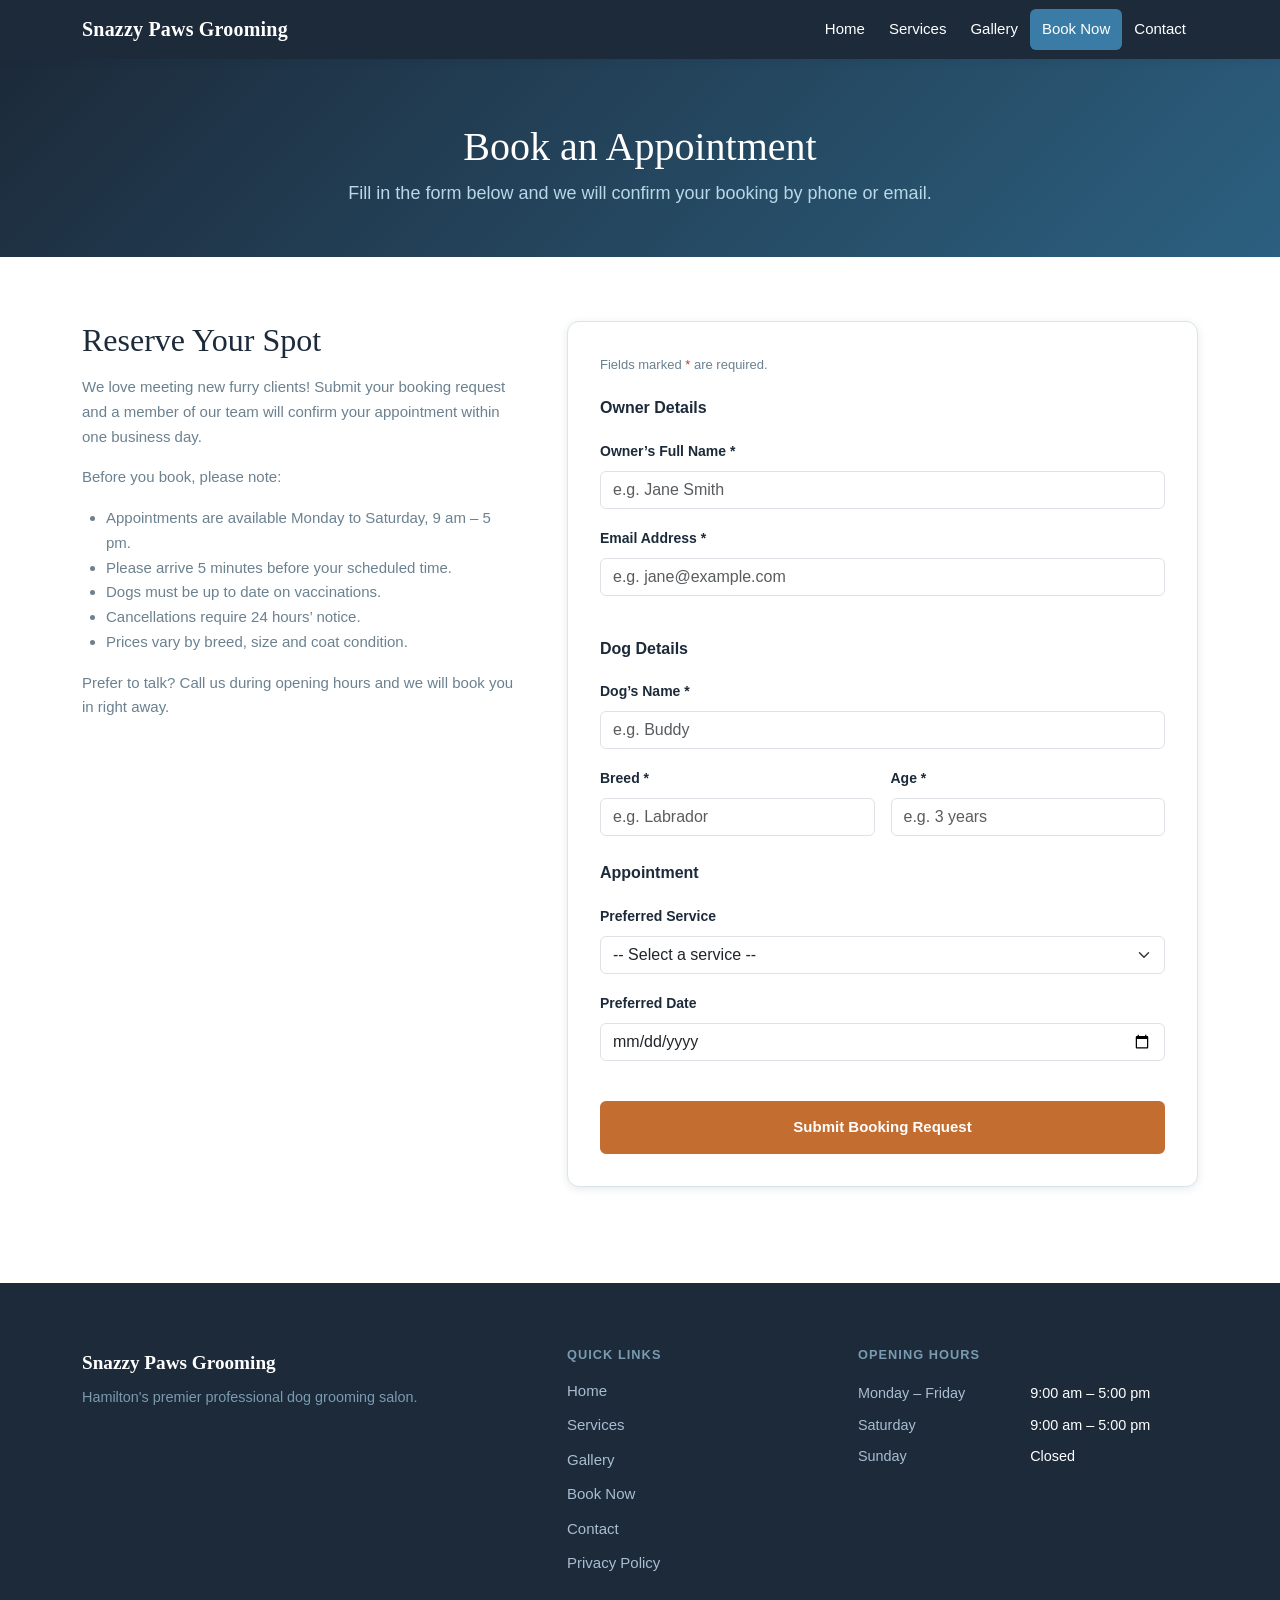
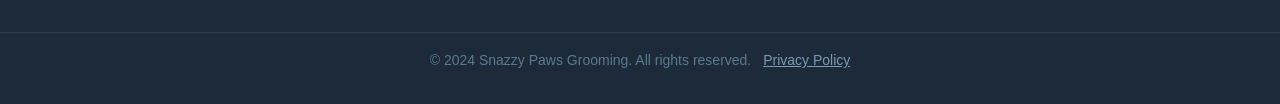
<file: booking.html>
<!DOCTYPE html>
<html lang="en">
  <head>
    <!-- Character encoding -->
    <meta charset="UTF-8">

    <!-- Viewport — essential for Bootstrap's responsive behaviour on mobile -->
    <meta name="viewport" content="width=device-width, initial-scale=1.0">

    <!-- Page description — describes this page to search engines and link previews -->
    <meta name="description" content="Book a dog grooming appointment online at Snazzy Paws Grooming in Hamilton. Fast, easy booking — we confirm within one business day.">

    <title>Book an Appointment | Snazzy Paws Grooming</title>

    <!-- Bootstrap 5.3 CSS -->
    <link
      rel="stylesheet"
      href="https://cdn.jsdelivr.net/npm/bootstrap@5.3.3/dist/css/bootstrap.min.css"
      integrity="sha384-QWTKZyjpPEjISv5WaRU9OFeRpok6YctnYmDr5pNlyT2bRjXh0JMhjY6hW+ALEwIH"
      crossorigin="anonymous"
    >

    <!-- Custom brand stylesheet -->
    <link rel="stylesheet" href="css/custom.css">
  </head>

  <body>

    <!-- ======================================================================
         SKIP LINK
         ====================================================================== -->
    <a href="#main-content" class="skip-link">Skip to main content</a>


    <!-- ======================================================================
         NAVIGATION
         ====================================================================== -->
    <nav
      id="site-navbar"
      class="navbar navbar-expand-lg sticky-top"
      aria-label="Primary navigation"
    >
      <div class="container">

        <a
          class="navbar-brand"
          href="index.html"
          aria-label="Snazzy Paws Grooming — go to home page"
        >
          Snazzy Paws Grooming
        </a>

        <!-- Mobile hamburger toggle -->
        <button
          class="navbar-toggler"
          type="button"
          data-bs-toggle="collapse"
          data-bs-target="#navbarNav"
          aria-controls="navbarNav"
          aria-expanded="false"
          aria-label="Toggle navigation menu"
        >
          <span class="navbar-toggler-icon"></span>
        </button>

        <div class="collapse navbar-collapse" id="navbarNav">
          <ul class="navbar-nav ms-auto">
            <li class="nav-item">
              <a class="nav-link" href="index.html">Home</a>
            </li>
            <li class="nav-item">
              <a class="nav-link" href="services.html">Services</a>
            </li>
            <li class="nav-item">
              <a class="nav-link" href="gallery.html">Gallery</a>
            </li>
            <li class="nav-item">
              <!-- aria-current="page" marks Book Now as the active page -->
              <a class="nav-link active" href="booking.html" aria-current="page">Book Now</a>
            </li>
            <li class="nav-item">
              <a class="nav-link" href="contact.html">Contact</a>
            </li>
          </ul>
        </div>

      </div>
    </nav>


    <!-- ======================================================================
         MAIN CONTENT
         ====================================================================== -->
    <main id="main-content">


      <!-- ------------------------------------------------------------------
           PAGE BANNER
           ------------------------------------------------------------------ -->
      <section class="page-banner" aria-labelledby="page-title">
        <div class="container">
          <h1 id="page-title">Book an Appointment</h1>
          <p>Fill in the form below and we will confirm your booking by phone or email.</p>
        </div>
      </section>


      <!-- ------------------------------------------------------------------
           BOOKING FORM SECTION
           Two-column layout: intro information on the left, form card on the right.
           Stacks to a single column on screens narrower than 768 px (md breakpoint).
           ------------------------------------------------------------------ -->
      <section class="form-section" aria-labelledby="booking-heading">
        <div class="container">

          <!-- Bootstrap row — two columns, collapse on mobile -->
          <div class="row g-5">

            <!-- Left column: introductory information -->
            <div class="col-12 col-md-5 form-intro">
              <h2 id="booking-heading">Reserve Your Spot</h2>
              <p>
                We love meeting new furry clients! Submit your booking request
                and a member of our team will confirm your appointment within
                one business day.
              </p>
              <p>Before you book, please note:</p>
              <ul>
                <li>Appointments are available Monday to Saturday, 9 am &ndash; 5 pm.</li>
                <li>Please arrive 5 minutes before your scheduled time.</li>
                <li>Dogs must be up to date on vaccinations.</li>
                <li>Cancellations require 24 hours&rsquo; notice.</li>
                <li>Prices vary by breed, size and coat condition.</li>
              </ul>
              <p class="mt-3">
                Prefer to talk? Call us during opening hours and we will book
                you in right away.
              </p>
            </div>

            <!-- Right column: booking form card -->
            <div class="col-12 col-md-7">
              <div class="card-form">
                <form
                  action="#"
                  method="post"
                  novalidate
                  aria-label="Booking request form"
                >

                  <!-- Required field notice -->
                  <p class="required-note">
                    Fields marked <span aria-hidden="true">*</span>
                    <span class="visually-hidden">with an asterisk</span> are required.
                  </p>

                  <!-- --------------------------------------------------
                       FIELDSET 1: Owner Details
                       Grouped with a semantic fieldset and legend.
                       -------------------------------------------------- -->
                  <fieldset class="mb-4 border-0 p-0">
                    <legend class="fw-bold fs-6 mb-3" style="color: var(--sp-dark);">
                      Owner Details
                    </legend>

                    <!-- Owner name -->
                    <div class="mb-3">
                      <label for="owner-name" class="form-label">
                        Owner&rsquo;s Full Name <span aria-hidden="true">*</span>
                      </label>
                      <input
                        type="text"
                        class="form-control"
                        id="owner-name"
                        name="owner_name"
                        autocomplete="name"
                        required
                        aria-required="true"
                        placeholder="e.g. Jane Smith"
                      >
                    </div>

                    <!-- Owner email -->
                    <div class="mb-3">
                      <label for="owner-email" class="form-label">
                        Email Address <span aria-hidden="true">*</span>
                      </label>
                      <input
                        type="email"
                        class="form-control"
                        id="owner-email"
                        name="owner_email"
                        autocomplete="email"
                        required
                        aria-required="true"
                        placeholder="e.g. jane@example.com"
                      >
                    </div>

                  </fieldset><!-- /owner details -->

                  <!-- --------------------------------------------------
                       FIELDSET 2: Dog Details
                       -------------------------------------------------- -->
                  <fieldset class="mb-4 border-0 p-0">
                    <legend class="fw-bold fs-6 mb-3" style="color: var(--sp-dark);">
                      Dog Details
                    </legend>

                    <!-- Dog name -->
                    <div class="mb-3">
                      <label for="dog-name" class="form-label">
                        Dog&rsquo;s Name <span aria-hidden="true">*</span>
                      </label>
                      <input
                        type="text"
                        class="form-control"
                        id="dog-name"
                        name="dog_name"
                        required
                        aria-required="true"
                        placeholder="e.g. Buddy"
                      >
                    </div>

                    <!-- Breed and age — side-by-side using Bootstrap grid -->
                    <div class="row g-3">
                      <div class="col-12 col-sm-6">
                        <label for="dog-breed" class="form-label">
                          Breed <span aria-hidden="true">*</span>
                        </label>
                        <input
                          type="text"
                          class="form-control"
                          id="dog-breed"
                          name="dog_breed"
                          required
                          aria-required="true"
                          placeholder="e.g. Labrador"
                        >
                      </div>

                      <div class="col-12 col-sm-6">
                        <label for="dog-age" class="form-label">
                          Age <span aria-hidden="true">*</span>
                        </label>
                        <input
                          type="text"
                          class="form-control"
                          id="dog-age"
                          name="dog_age"
                          required
                          aria-required="true"
                          placeholder="e.g. 3 years"
                        >
                      </div>
                    </div><!-- /.row -->

                  </fieldset><!-- /dog details -->

                  <!-- --------------------------------------------------
                       FIELDSET 3: Appointment Preferences
                       -------------------------------------------------- -->
                  <fieldset class="mb-4 border-0 p-0">
                    <legend class="fw-bold fs-6 mb-3" style="color: var(--sp-dark);">
                      Appointment
                    </legend>

                    <!-- Service selection dropdown -->
                    <div class="mb-3">
                      <label for="service" class="form-label">Preferred Service</label>
                      <select class="form-select" id="service" name="service">
                        <option value="">-- Select a service --</option>
                        <option value="bath-brush">Bath &amp; Brush ($25 &ndash; $50)</option>
                        <option value="haircut">Haircut ($45 &ndash; $85)</option>
                        <option value="nail-trim">Nail Trim ($10 &ndash; $20)</option>
                        <option value="ear-cleaning">Ear Cleaning ($10 &ndash; $15)</option>
                        <option value="teeth-brushing">Teeth Brushing ($10 &ndash; $15)</option>
                        <option value="spa-package">Spa Package ($75 &ndash; $150)</option>
                        <option value="puppy-package">Puppy Package ($30 &ndash; $60)</option>
                        <option value="senior-package">Senior Dog Package ($40 &ndash; $80)</option>
                        <option value="full-grooming">Full Grooming Package ($60 &ndash; $120)</option>
                        <option value="other">Other / Not Sure</option>
                      </select>
                    </div>

                    <!-- Preferred date input -->
                    <div class="mb-3">
                      <label for="preferred-date" class="form-label">Preferred Date</label>
                      <input
                        type="date"
                        class="form-control"
                        id="preferred-date"
                        name="preferred_date"
                      >
                    </div>

                  </fieldset><!-- /appointment -->

                  <!-- Submit button — full width -->
                  <button type="submit" class="btn-brand-primary w-100 d-block text-center">
                    Submit Booking Request
                  </button>

                </form>
              </div><!-- /.card-form -->
            </div><!-- /.col -->

          </div><!-- /.row -->
        </div><!-- /.container -->
      </section>


    </main>
    <!-- /.main -->


    <!-- ======================================================================
         FOOTER
         ====================================================================== -->
    <footer class="site-footer">
      <div class="container footer-inner">
        <div class="row g-5">

          <div class="col-12 col-md-6 col-lg-5 footer-brand">
            <strong>Snazzy Paws Grooming</strong>
            <p>Hamilton's premier professional dog grooming salon.</p>
          </div>

          <div class="col-6 col-lg-3">
            <h3 class="footer-col-heading">Quick Links</h3>
            <nav aria-label="Footer navigation">
              <ul class="footer-nav-list">
                <li><a href="index.html">Home</a></li>
                <li><a href="services.html">Services</a></li>
                <li><a href="gallery.html">Gallery</a></li>
                <li><a href="booking.html">Book Now</a></li>
                <li><a href="contact.html">Contact</a></li>
                <li><a href="privacy.html">Privacy Policy</a></li>
              </ul>
            </nav>
          </div>

          <div class="col-6 col-lg-4">
            <h3 class="footer-col-heading">Opening Hours</h3>
            <table class="hours-table" aria-label="Salon opening hours">
              <tbody>
                <tr>
                  <td>Monday &ndash; Friday</td>
                  <td>9:00 am &ndash; 5:00 pm</td>
                </tr>
                <tr>
                  <td>Saturday</td>
                  <td>9:00 am &ndash; 5:00 pm</td>
                </tr>
                <tr>
                  <td>Sunday</td>
                  <td>Closed</td>
                </tr>
              </tbody>
            </table>
          </div>

        </div>
      </div>

      <div class="footer-bottom">
        <p>
          &copy; 2024 Snazzy Paws Grooming. All rights reserved.
          <a href="privacy.html">Privacy Policy</a>
        </p>
      </div>
    </footer>


    <!-- Bootstrap 5 JS Bundle -->
    <script
      src="https://cdn.jsdelivr.net/npm/bootstrap@5.3.3/dist/js/bootstrap.bundle.min.js"
      integrity="sha384-YvpcrYf0tY3lHB60NNkmXc4s9bIOgUxi8T/jzmzzmVAMhHBVmJk8eu0fO5RQNP"
      crossorigin="anonymous"
    ></script>

  </body>
</html>
</file>
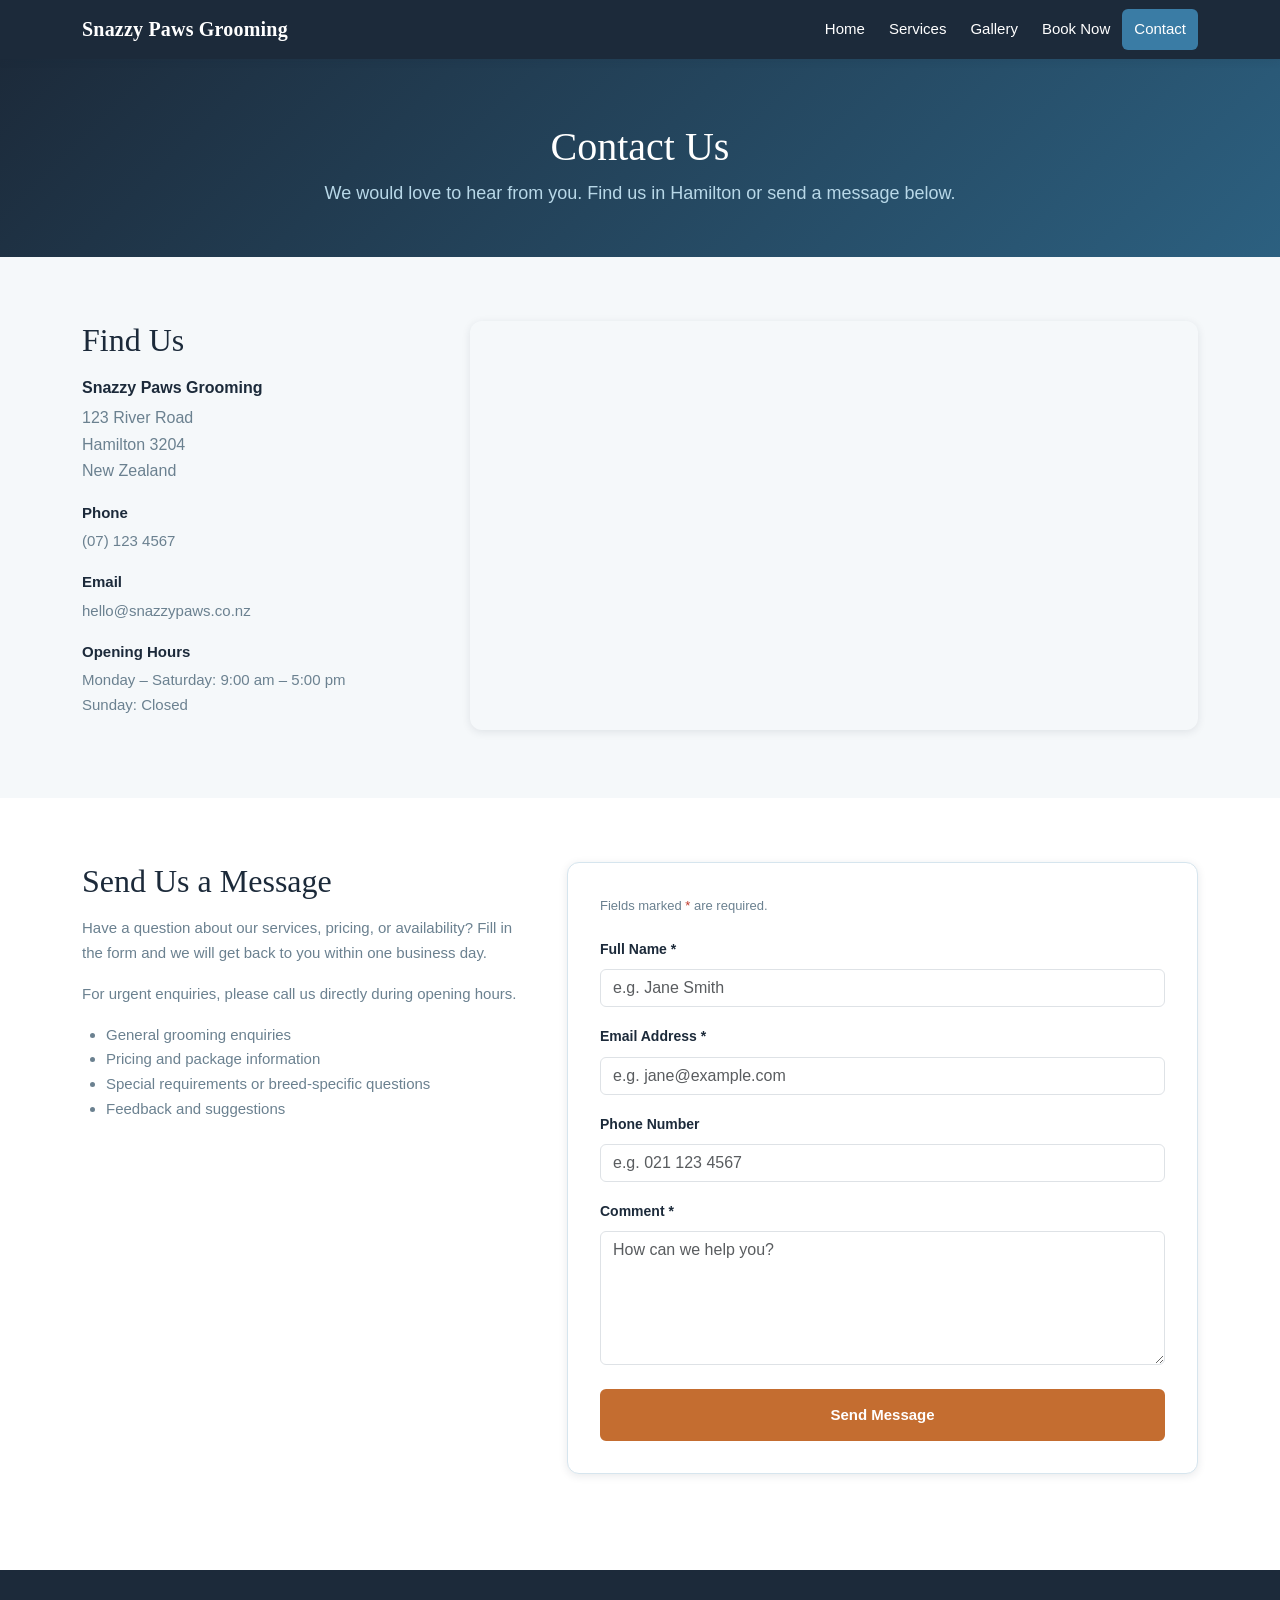
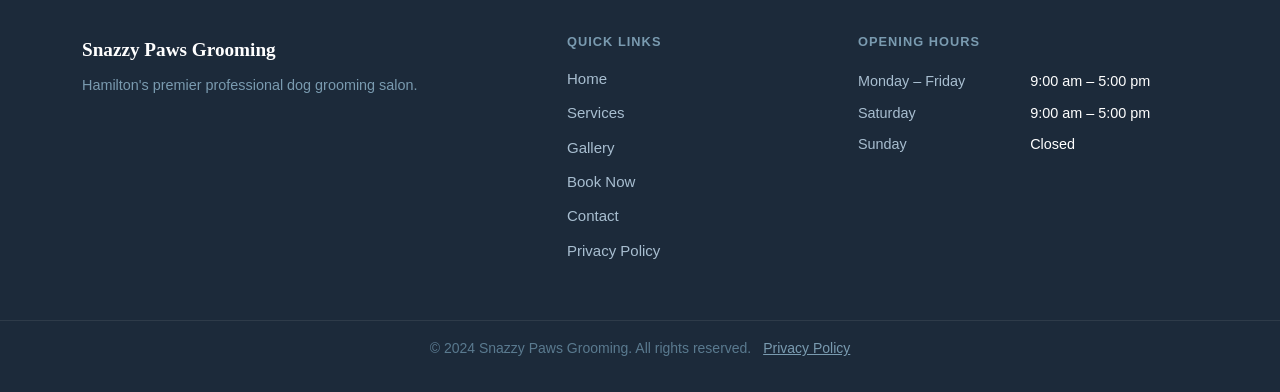
<file: contact.html>
<!DOCTYPE html>
<html lang="en">
  <head>
    <!-- Character encoding -->
    <meta charset="UTF-8">

    <!-- Viewport — Bootstrap requires this tag for responsive layouts on mobile devices -->
    <meta name="viewport" content="width=device-width, initial-scale=1.0">

    <!-- Page description — describes the contact page for search engines -->
    <meta name="description" content="Contact Snazzy Paws Grooming in Hamilton. Find our location, opening hours, phone number, and send us a message online.">

    <title>Contact Us | Snazzy Paws Grooming</title>

    <!-- Bootstrap 5.3 CSS -->
    <link
      rel="stylesheet"
      href="https://cdn.jsdelivr.net/npm/bootstrap@5.3.3/dist/css/bootstrap.min.css"
      integrity="sha384-QWTKZyjpPEjISv5WaRU9OFeRpok6YctnYmDr5pNlyT2bRjXh0JMhjY6hW+ALEwIH"
      crossorigin="anonymous"
    >

    <!-- Custom brand stylesheet -->
    <link rel="stylesheet" href="css/custom.css">
  </head>

  <body>

    <!-- ======================================================================
         SKIP LINK
         ====================================================================== -->
    <a href="#main-content" class="skip-link">Skip to main content</a>


    <!-- ======================================================================
         NAVIGATION
         ====================================================================== -->
    <nav
      id="site-navbar"
      class="navbar navbar-expand-lg sticky-top"
      aria-label="Primary navigation"
    >
      <div class="container">

        <a
          class="navbar-brand"
          href="index.html"
          aria-label="Snazzy Paws Grooming — go to home page"
        >
          Snazzy Paws Grooming
        </a>

        <!-- Mobile hamburger toggle -->
        <button
          class="navbar-toggler"
          type="button"
          data-bs-toggle="collapse"
          data-bs-target="#navbarNav"
          aria-controls="navbarNav"
          aria-expanded="false"
          aria-label="Toggle navigation menu"
        >
          <span class="navbar-toggler-icon"></span>
        </button>

        <div class="collapse navbar-collapse" id="navbarNav">
          <ul class="navbar-nav ms-auto">
            <li class="nav-item">
              <a class="nav-link" href="index.html">Home</a>
            </li>
            <li class="nav-item">
              <a class="nav-link" href="services.html">Services</a>
            </li>
            <li class="nav-item">
              <a class="nav-link" href="gallery.html">Gallery</a>
            </li>
            <li class="nav-item">
              <a class="nav-link" href="booking.html">Book Now</a>
            </li>
            <li class="nav-item">
              <!-- aria-current="page" marks Contact as the active page -->
              <a class="nav-link active" href="contact.html" aria-current="page">Contact</a>
            </li>
          </ul>
        </div>

      </div>
    </nav>


    <!-- ======================================================================
         MAIN CONTENT
         ====================================================================== -->
    <main id="main-content">


      <!-- ------------------------------------------------------------------
           PAGE BANNER
           ------------------------------------------------------------------ -->
      <section class="page-banner" aria-labelledby="page-title">
        <div class="container">
          <h1 id="page-title">Contact Us</h1>
          <p>We would love to hear from you. Find us in Hamilton or send a message below.</p>
        </div>
      </section>


      <!-- ------------------------------------------------------------------
           MAP & LOCATION SECTION
           Two-column layout: address details on the left, embedded map on the right.
           Stacks to a single column on mobile (Bootstrap md breakpoint).
           ------------------------------------------------------------------ -->
      <section class="map-section" aria-labelledby="location-heading">
        <div class="container">

          <div class="row g-5 align-items-start">

            <!-- Left column: address and contact details -->
            <div class="col-12 col-md-4 map-details">
              <h2 id="location-heading">Find Us</h2>

              <!-- Semantic address element for physical location -->
              <address>
                <strong>Snazzy Paws Grooming</strong>
                123 River Road<br>
                Hamilton 3204<br>
                New Zealand
              </address>

              <p>
                <strong>Phone</strong>
                (07) 123 4567
              </p>

              <p>
                <strong>Email</strong>
                hello@snazzypaws.co.nz
              </p>

              <p>
                <strong>Opening Hours</strong>
                Monday &ndash; Saturday: 9:00 am &ndash; 5:00 pm<br>
                Sunday: Closed
              </p>
            </div>

            <!-- Right column: embedded Google Map -->
            <div class="col-12 col-md-8">
              <div class="map-embed">
                <iframe
                  src="https://www.google.com/maps/embed?pb=!1m18!1m12!1m3!1d3161.6!2d175.2791388!3d-37.7869966!2m3!1f0!2f0!3f0!3m2!1i1024!2i768!4f13.1!3m3!1m2!1s0x6d6d18c823d97769%3A0x500ef8684799420!2sHamilton%2C%20New%20Zealand!5e0!3m2!1sen!2snz!4v1700000000000"
                  allowfullscreen=""
                  loading="lazy"
                  referrerpolicy="no-referrer-when-downgrade"
                  title="Map showing Snazzy Paws Grooming location in Hamilton, New Zealand"
                ></iframe>
              </div>
            </div>

          </div><!-- /.row -->
        </div><!-- /.container -->
      </section>


      <!-- ------------------------------------------------------------------
           CONTACT FORM SECTION
           Two-column layout: intro text on left, form card on right.
           ------------------------------------------------------------------ -->
      <section class="form-section" aria-labelledby="contact-heading">
        <div class="container">

          <div class="row g-5">

            <!-- Left column: intro text and list of enquiry types -->
            <div class="col-12 col-md-5 form-intro">
              <h2 id="contact-heading">Send Us a Message</h2>
              <p>
                Have a question about our services, pricing, or availability?
                Fill in the form and we will get back to you within one business day.
              </p>
              <p>
                For urgent enquiries, please call us directly during opening hours.
              </p>
              <ul>
                <li>General grooming enquiries</li>
                <li>Pricing and package information</li>
                <li>Special requirements or breed-specific questions</li>
                <li>Feedback and suggestions</li>
              </ul>
            </div>

            <!-- Right column: contact form card -->
            <div class="col-12 col-md-7">
              <div class="card-form">
                <form
                  action="#"
                  method="post"
                  novalidate
                  aria-label="Contact form"
                >

                  <!-- Required field notice -->
                  <p class="required-note">
                    Fields marked <span aria-hidden="true">*</span>
                    <span class="visually-hidden">with an asterisk</span> are required.
                  </p>

                  <!-- Full name -->
                  <div class="mb-3">
                    <label for="contact-name" class="form-label">
                      Full Name <span aria-hidden="true">*</span>
                    </label>
                    <input
                      type="text"
                      class="form-control"
                      id="contact-name"
                      name="name"
                      autocomplete="name"
                      required
                      aria-required="true"
                      placeholder="e.g. Jane Smith"
                    >
                  </div>

                  <!-- Email address -->
                  <div class="mb-3">
                    <label for="contact-email" class="form-label">
                      Email Address <span aria-hidden="true">*</span>
                    </label>
                    <input
                      type="email"
                      class="form-control"
                      id="contact-email"
                      name="email"
                      autocomplete="email"
                      required
                      aria-required="true"
                      placeholder="e.g. jane@example.com"
                    >
                  </div>

                  <!-- Phone number (optional) -->
                  <div class="mb-3">
                    <label for="contact-phone" class="form-label">Phone Number</label>
                    <input
                      type="tel"
                      class="form-control"
                      id="contact-phone"
                      name="phone"
                      autocomplete="tel"
                      placeholder="e.g. 021 123 4567"
                    >
                  </div>

                  <!-- Message textarea -->
                  <div class="mb-4">
                    <label for="contact-comment" class="form-label">
                      Comment <span aria-hidden="true">*</span>
                    </label>
                    <textarea
                      class="form-control"
                      id="contact-comment"
                      name="comment"
                      rows="5"
                      required
                      aria-required="true"
                      placeholder="How can we help you?"
                    ></textarea>
                  </div>

                  <!-- Submit button — full width -->
                  <button type="submit" class="btn-brand-primary w-100 d-block text-center">
                    Send Message
                  </button>

                </form>
              </div><!-- /.card-form -->
            </div><!-- /.col -->

          </div><!-- /.row -->
        </div><!-- /.container -->
      </section>


    </main>
    <!-- /.main -->


    <!-- ======================================================================
         FOOTER
         ====================================================================== -->
    <footer class="site-footer">
      <div class="container footer-inner">
        <div class="row g-5">

          <div class="col-12 col-md-6 col-lg-5 footer-brand">
            <strong>Snazzy Paws Grooming</strong>
            <p>Hamilton's premier professional dog grooming salon.</p>
          </div>

          <div class="col-6 col-lg-3">
            <h3 class="footer-col-heading">Quick Links</h3>
            <nav aria-label="Footer navigation">
              <ul class="footer-nav-list">
                <li><a href="index.html">Home</a></li>
                <li><a href="services.html">Services</a></li>
                <li><a href="gallery.html">Gallery</a></li>
                <li><a href="booking.html">Book Now</a></li>
                <li><a href="contact.html">Contact</a></li>
                <li><a href="privacy.html">Privacy Policy</a></li>
              </ul>
            </nav>
          </div>

          <div class="col-6 col-lg-4">
            <h3 class="footer-col-heading">Opening Hours</h3>
            <table class="hours-table" aria-label="Salon opening hours">
              <tbody>
                <tr>
                  <td>Monday &ndash; Friday</td>
                  <td>9:00 am &ndash; 5:00 pm</td>
                </tr>
                <tr>
                  <td>Saturday</td>
                  <td>9:00 am &ndash; 5:00 pm</td>
                </tr>
                <tr>
                  <td>Sunday</td>
                  <td>Closed</td>
                </tr>
              </tbody>
            </table>
          </div>

        </div>
      </div>

      <div class="footer-bottom">
        <p>
          &copy; 2024 Snazzy Paws Grooming. All rights reserved.
          <a href="privacy.html">Privacy Policy</a>
        </p>
      </div>
    </footer>


    <!-- Bootstrap 5 JS Bundle -->
    <script
      src="https://cdn.jsdelivr.net/npm/bootstrap@5.3.3/dist/js/bootstrap.bundle.min.js"
      integrity="sha384-YvpcrYf0tY3lHB60NNkmXc4s9bIOgUxi8T/jzmzzmVAMhHBVmJk8eu0fO5RQNP"
      crossorigin="anonymous"
    ></script>

  </body>
</html>
</file>
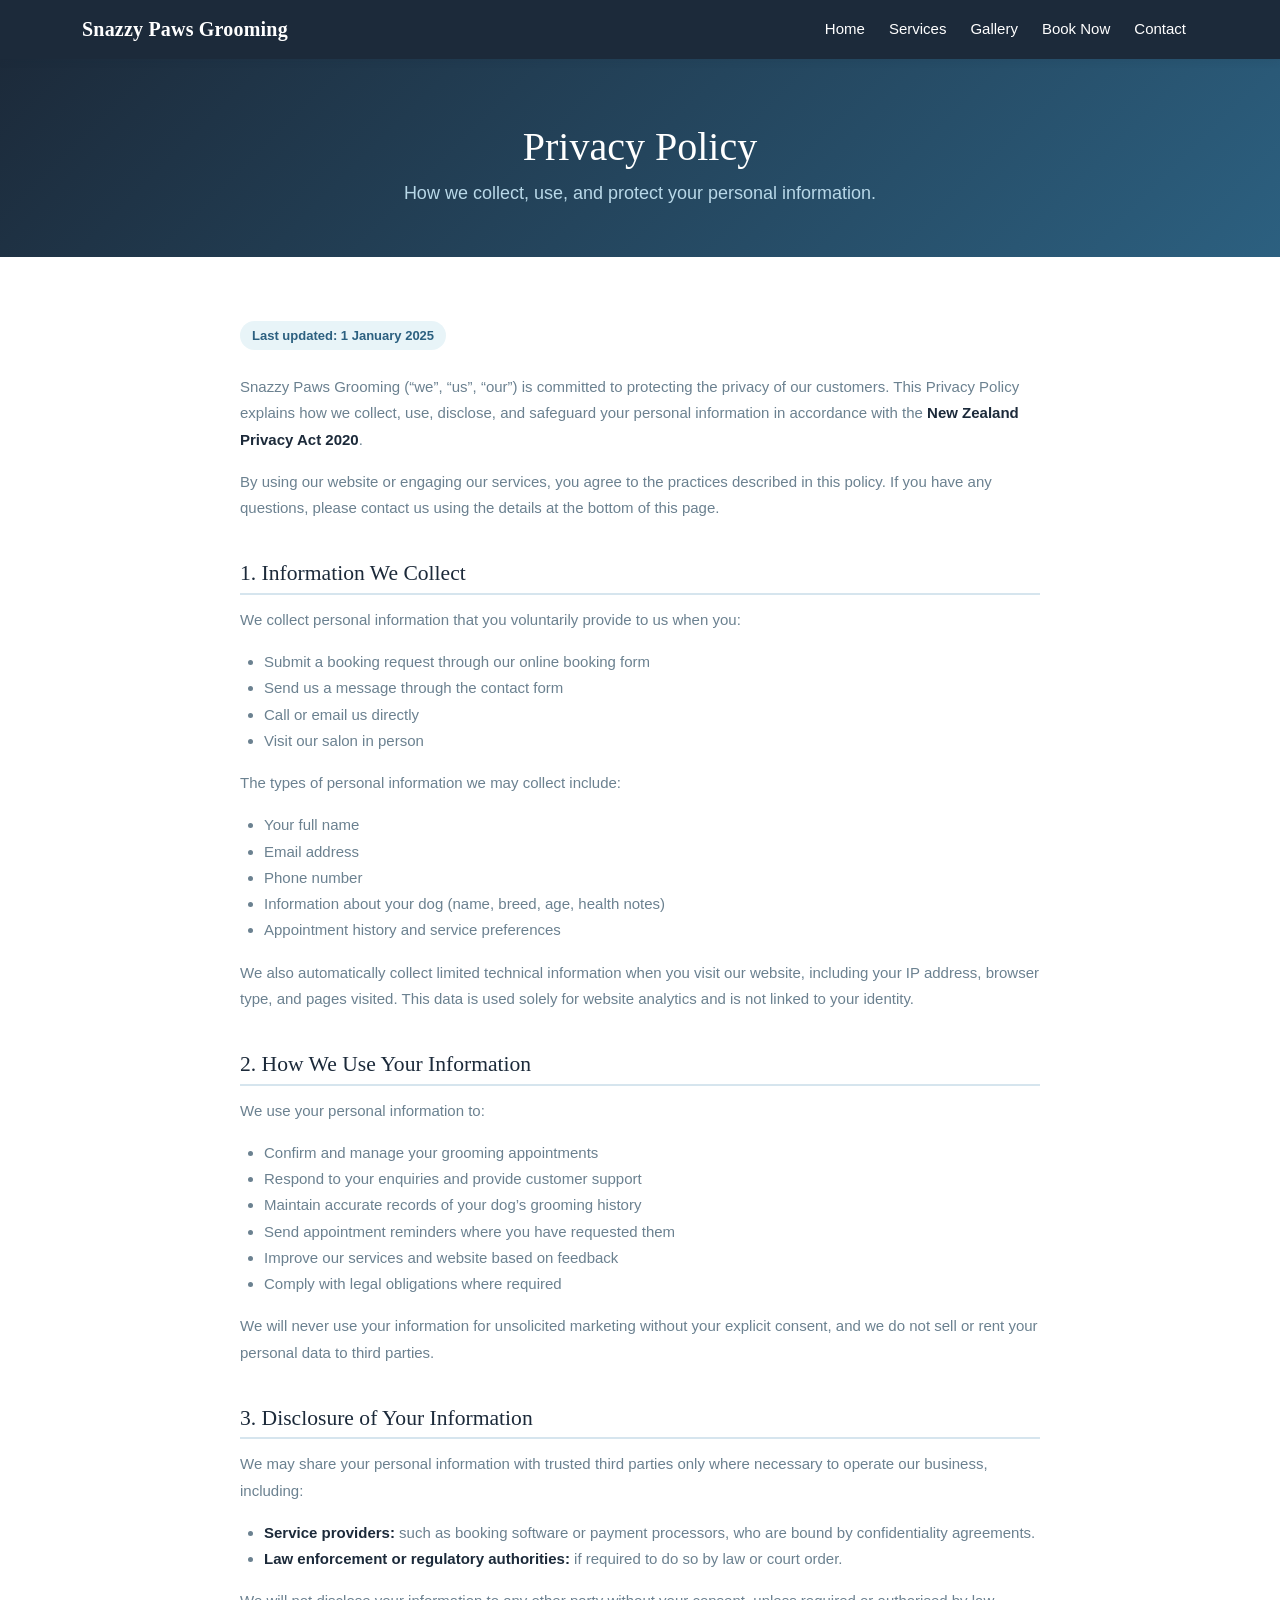
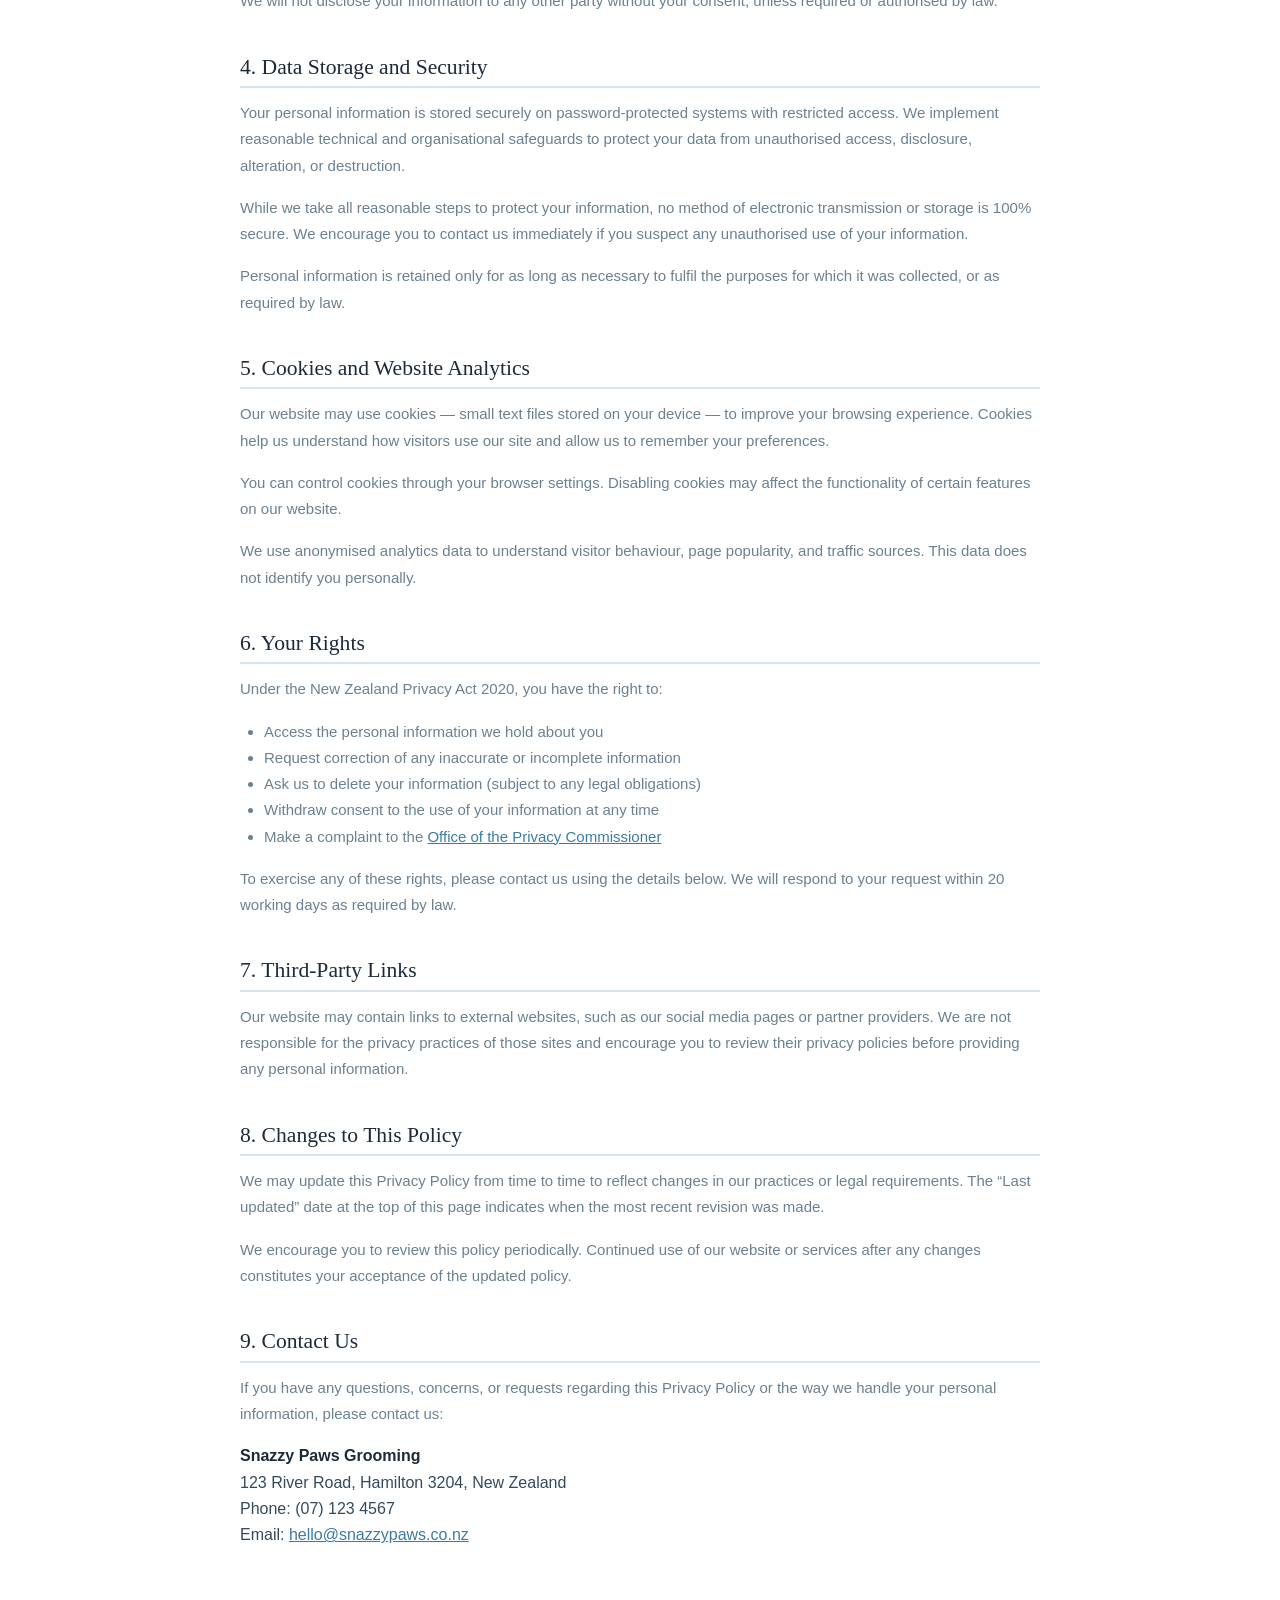
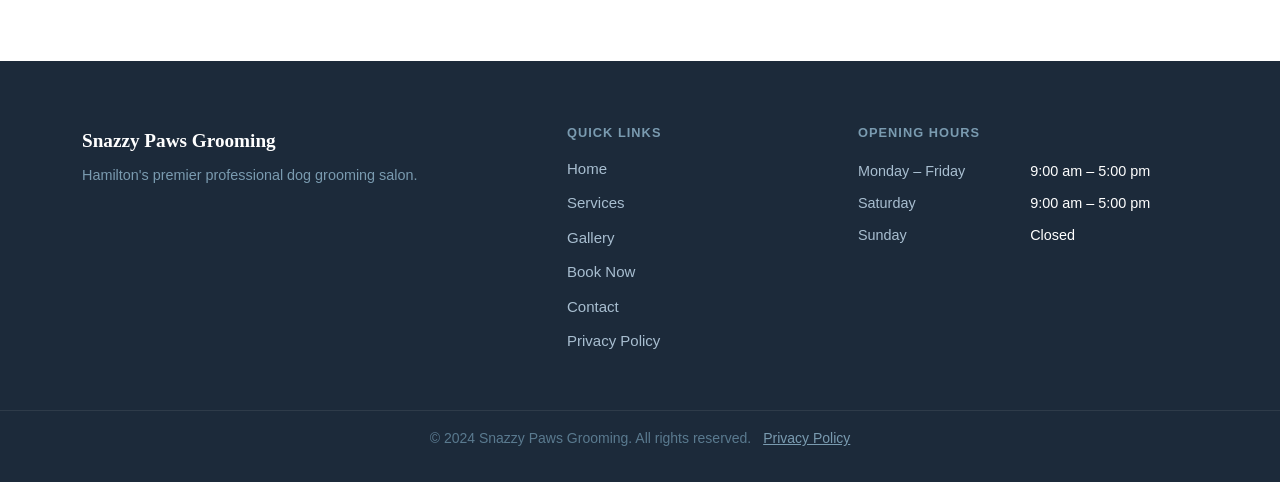
<file: privacy.html>
<!DOCTYPE html>
<html lang="en">
  <head>
    <!-- Character encoding -->
    <meta charset="UTF-8">

    <!-- Viewport — required for Bootstrap's mobile-responsive layout -->
    <meta name="viewport" content="width=device-width, initial-scale=1.0">

    <!-- Page description — describes this privacy policy page for search engines -->
    <meta name="description" content="Snazzy Paws Grooming Privacy Policy — how we collect, use, and protect your personal information in line with the New Zealand Privacy Act 2020.">

    <title>Privacy Policy | Snazzy Paws Grooming</title>

    <!-- Bootstrap 5.3 CSS -->
    <link
      rel="stylesheet"
      href="https://cdn.jsdelivr.net/npm/bootstrap@5.3.3/dist/css/bootstrap.min.css"
      integrity="sha384-QWTKZyjpPEjISv5WaRU9OFeRpok6YctnYmDr5pNlyT2bRjXh0JMhjY6hW+ALEwIH"
      crossorigin="anonymous"
    >

    <!-- Custom brand stylesheet -->
    <link rel="stylesheet" href="css/custom.css">
  </head>

  <body>

    <!-- ======================================================================
         SKIP LINK
         ====================================================================== -->
    <a href="#main-content" class="skip-link">Skip to main content</a>


    <!-- ======================================================================
         NAVIGATION
         ====================================================================== -->
    <nav
      id="site-navbar"
      class="navbar navbar-expand-lg sticky-top"
      aria-label="Primary navigation"
    >
      <div class="container">

        <a
          class="navbar-brand"
          href="index.html"
          aria-label="Snazzy Paws Grooming — go to home page"
        >
          Snazzy Paws Grooming
        </a>

        <!-- Mobile hamburger toggle -->
        <button
          class="navbar-toggler"
          type="button"
          data-bs-toggle="collapse"
          data-bs-target="#navbarNav"
          aria-controls="navbarNav"
          aria-expanded="false"
          aria-label="Toggle navigation menu"
        >
          <span class="navbar-toggler-icon"></span>
        </button>

        <div class="collapse navbar-collapse" id="navbarNav">
          <ul class="navbar-nav ms-auto">
            <li class="nav-item">
              <a class="nav-link" href="index.html">Home</a>
            </li>
            <li class="nav-item">
              <a class="nav-link" href="services.html">Services</a>
            </li>
            <li class="nav-item">
              <a class="nav-link" href="gallery.html">Gallery</a>
            </li>
            <li class="nav-item">
              <a class="nav-link" href="booking.html">Book Now</a>
            </li>
            <li class="nav-item">
              <a class="nav-link" href="contact.html">Contact</a>
            </li>
          </ul>
        </div>

      </div>
    </nav>


    <!-- ======================================================================
         MAIN CONTENT
         ====================================================================== -->
    <main id="main-content">


      <!-- ------------------------------------------------------------------
           PAGE BANNER
           ------------------------------------------------------------------ -->
      <section class="page-banner" aria-labelledby="page-title">
        <div class="container">
          <h1 id="page-title">Privacy Policy</h1>
          <p>How we collect, use, and protect your personal information.</p>
        </div>
      </section>


      <!-- ------------------------------------------------------------------
           PRIVACY POLICY CONTENT
           Long-form document with constrained reading width for comfortable prose.
           Each major policy section is a separate subsection with its own h2.
           ------------------------------------------------------------------ -->
      <section class="privacy-section" aria-labelledby="privacy-heading">
        <div class="container">
          <div class="privacy-content">

            <!-- Last updated badge -->
            <span class="privacy-last-updated">Last updated: 1 January 2025</span>

            <!-- Introduction -->
            <p>
              Snazzy Paws Grooming (&ldquo;we&rdquo;, &ldquo;us&rdquo;, &ldquo;our&rdquo;) is
              committed to protecting the privacy of our customers. This Privacy Policy explains
              how we collect, use, disclose, and safeguard your personal information in
              accordance with the <strong>New Zealand Privacy Act 2020</strong>.
            </p>
            <p>
              By using our website or engaging our services, you agree to the practices
              described in this policy. If you have any questions, please contact us using
              the details at the bottom of this page.
            </p>


            <!-- Section 1: Information We Collect -->
            <h2 id="what-we-collect">1. Information We Collect</h2>
            <p>
              We collect personal information that you voluntarily provide to us when you:
            </p>
            <ul>
              <li>Submit a booking request through our online booking form</li>
              <li>Send us a message through the contact form</li>
              <li>Call or email us directly</li>
              <li>Visit our salon in person</li>
            </ul>
            <p>
              The types of personal information we may collect include:
            </p>
            <ul>
              <li>Your full name</li>
              <li>Email address</li>
              <li>Phone number</li>
              <li>Information about your dog (name, breed, age, health notes)</li>
              <li>Appointment history and service preferences</li>
            </ul>
            <p>
              We also automatically collect limited technical information when you visit our
              website, including your IP address, browser type, and pages visited. This data
              is used solely for website analytics and is not linked to your identity.
            </p>


            <!-- Section 2: How We Use Your Information -->
            <h2 id="how-we-use">2. How We Use Your Information</h2>
            <p>We use your personal information to:</p>
            <ul>
              <li>Confirm and manage your grooming appointments</li>
              <li>Respond to your enquiries and provide customer support</li>
              <li>Maintain accurate records of your dog&rsquo;s grooming history</li>
              <li>Send appointment reminders where you have requested them</li>
              <li>Improve our services and website based on feedback</li>
              <li>Comply with legal obligations where required</li>
            </ul>
            <p>
              We will never use your information for unsolicited marketing without your
              explicit consent, and we do not sell or rent your personal data to third parties.
            </p>


            <!-- Section 3: Disclosure of Information -->
            <h2 id="disclosure">3. Disclosure of Your Information</h2>
            <p>
              We may share your personal information with trusted third parties only where
              necessary to operate our business, including:
            </p>
            <ul>
              <li>
                <strong>Service providers:</strong> such as booking software or payment
                processors, who are bound by confidentiality agreements.
              </li>
              <li>
                <strong>Law enforcement or regulatory authorities:</strong> if required to
                do so by law or court order.
              </li>
            </ul>
            <p>
              We will not disclose your information to any other party without your consent,
              unless required or authorised by law.
            </p>


            <!-- Section 4: Data Storage and Security -->
            <h2 id="security">4. Data Storage and Security</h2>
            <p>
              Your personal information is stored securely on password-protected systems with
              restricted access. We implement reasonable technical and organisational safeguards
              to protect your data from unauthorised access, disclosure, alteration, or destruction.
            </p>
            <p>
              While we take all reasonable steps to protect your information, no method of
              electronic transmission or storage is 100% secure. We encourage you to contact
              us immediately if you suspect any unauthorised use of your information.
            </p>
            <p>
              Personal information is retained only for as long as necessary to fulfil the
              purposes for which it was collected, or as required by law.
            </p>


            <!-- Section 5: Cookies and Website Analytics -->
            <h2 id="cookies">5. Cookies and Website Analytics</h2>
            <p>
              Our website may use cookies — small text files stored on your device — to
              improve your browsing experience. Cookies help us understand how visitors use
              our site and allow us to remember your preferences.
            </p>
            <p>
              You can control cookies through your browser settings. Disabling cookies may
              affect the functionality of certain features on our website.
            </p>
            <p>
              We use anonymised analytics data to understand visitor behaviour, page
              popularity, and traffic sources. This data does not identify you personally.
            </p>


            <!-- Section 6: Your Rights -->
            <h2 id="your-rights">6. Your Rights</h2>
            <p>
              Under the New Zealand Privacy Act 2020, you have the right to:
            </p>
            <ul>
              <li>Access the personal information we hold about you</li>
              <li>Request correction of any inaccurate or incomplete information</li>
              <li>Ask us to delete your information (subject to any legal obligations)</li>
              <li>Withdraw consent to the use of your information at any time</li>
              <li>Make a complaint to the
                <a
                  href="https://www.privacy.org.nz"
                  target="_blank"
                  rel="noopener noreferrer"
                >
                  Office of the Privacy Commissioner
                </a>
              </li>
            </ul>
            <p>
              To exercise any of these rights, please contact us using the details below.
              We will respond to your request within 20 working days as required by law.
            </p>


            <!-- Section 7: Third-Party Links -->
            <h2 id="third-party">7. Third-Party Links</h2>
            <p>
              Our website may contain links to external websites, such as our social media
              pages or partner providers. We are not responsible for the privacy practices
              of those sites and encourage you to review their privacy policies before
              providing any personal information.
            </p>


            <!-- Section 8: Changes to This Policy -->
            <h2 id="changes">8. Changes to This Policy</h2>
            <p>
              We may update this Privacy Policy from time to time to reflect changes in our
              practices or legal requirements. The &ldquo;Last updated&rdquo; date at the top
              of this page indicates when the most recent revision was made.
            </p>
            <p>
              We encourage you to review this policy periodically. Continued use of our
              website or services after any changes constitutes your acceptance of the
              updated policy.
            </p>


            <!-- Section 9: Contact Us -->
            <h2 id="contact">9. Contact Us</h2>
            <p>
              If you have any questions, concerns, or requests regarding this Privacy Policy
              or the way we handle your personal information, please contact us:
            </p>
            <address>
              <strong>Snazzy Paws Grooming</strong><br>
              123 River Road, Hamilton 3204, New Zealand<br>
              Phone: (07) 123 4567<br>
              Email:
              <a href="mailto:hello@snazzypaws.co.nz">hello@snazzypaws.co.nz</a>
            </address>

          </div><!-- /.privacy-content -->
        </div><!-- /.container -->
      </section>


    </main>
    <!-- /.main -->


    <!-- ======================================================================
         FOOTER
         ====================================================================== -->
    <footer class="site-footer">
      <div class="container footer-inner">
        <div class="row g-5">

          <div class="col-12 col-md-6 col-lg-5 footer-brand">
            <strong>Snazzy Paws Grooming</strong>
            <p>Hamilton's premier professional dog grooming salon.</p>
          </div>

          <div class="col-6 col-lg-3">
            <h3 class="footer-col-heading">Quick Links</h3>
            <nav aria-label="Footer navigation">
              <ul class="footer-nav-list">
                <li><a href="index.html">Home</a></li>
                <li><a href="services.html">Services</a></li>
                <li><a href="gallery.html">Gallery</a></li>
                <li><a href="booking.html">Book Now</a></li>
                <li><a href="contact.html">Contact</a></li>
                <li><a href="privacy.html">Privacy Policy</a></li>
              </ul>
            </nav>
          </div>

          <div class="col-6 col-lg-4">
            <h3 class="footer-col-heading">Opening Hours</h3>
            <table class="hours-table" aria-label="Salon opening hours">
              <tbody>
                <tr>
                  <td>Monday &ndash; Friday</td>
                  <td>9:00 am &ndash; 5:00 pm</td>
                </tr>
                <tr>
                  <td>Saturday</td>
                  <td>9:00 am &ndash; 5:00 pm</td>
                </tr>
                <tr>
                  <td>Sunday</td>
                  <td>Closed</td>
                </tr>
              </tbody>
            </table>
          </div>

        </div>
      </div>

      <div class="footer-bottom">
        <p>
          &copy; 2024 Snazzy Paws Grooming. All rights reserved.
          <a href="privacy.html">Privacy Policy</a>
        </p>
      </div>
    </footer>


    <!-- Bootstrap 5 JS Bundle -->
    <script
      src="https://cdn.jsdelivr.net/npm/bootstrap@5.3.3/dist/js/bootstrap.bundle.min.js"
      integrity="sha384-YvpcrYf0tY3lHB60NNkmXc4s9bIOgUxi8T/jzmzzmVAMhHBVmJk8eu0fO5RQNP"
      crossorigin="anonymous"
    ></script>

  </body>
</html>
</file>
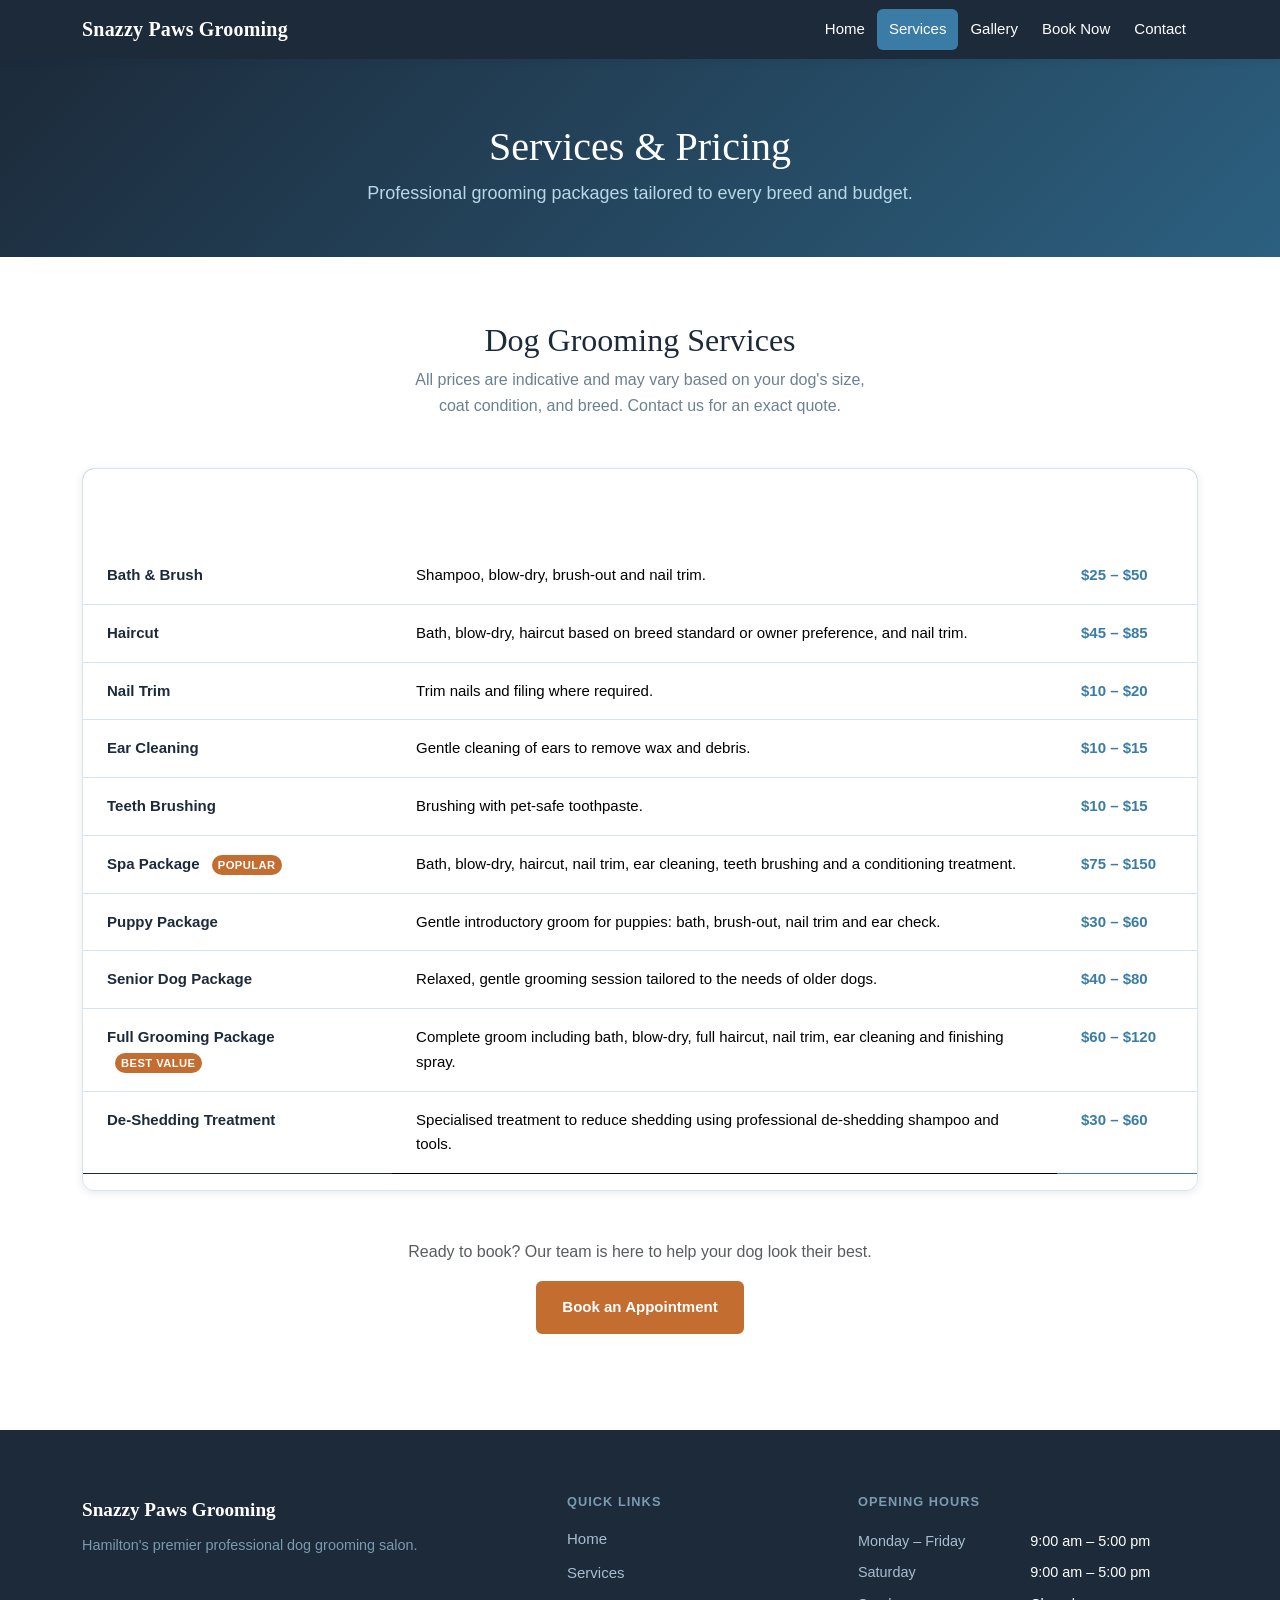
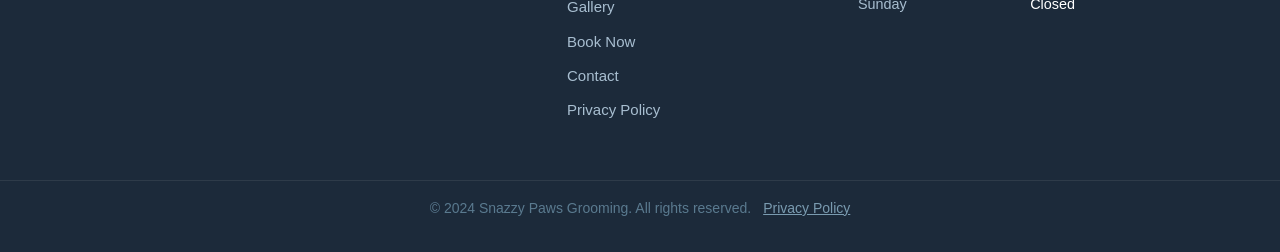
<file: services.html>
<!DOCTYPE html>
<html lang="en">
  <head>
    <!-- Character encoding -->
    <meta charset="UTF-8">

    <!-- Viewport — required for Bootstrap's responsive grid to work correctly -->
    <meta name="viewport" content="width=device-width, initial-scale=1.0">

    <!-- Page description — summarises this page for search engines -->
    <meta name="description" content="Snazzy Paws Grooming services and pricing — baths, haircuts, nail trims, spa packages and more for dogs in Hamilton.">

    <title>Services &amp; Pricing | Snazzy Paws Grooming</title>

    <!-- Bootstrap 5.3 CSS -->
    <link
      rel="stylesheet"
      href="https://cdn.jsdelivr.net/npm/bootstrap@5.3.3/dist/css/bootstrap.min.css"
      integrity="sha384-QWTKZyjpPEjISv5WaRU9OFeRpok6YctnYmDr5pNlyT2bRjXh0JMhjY6hW+ALEwIH"
      crossorigin="anonymous"
    >

    <!-- Custom brand stylesheet -->
    <link rel="stylesheet" href="css/custom.css">
  </head>

  <body>

    <!-- ======================================================================
         SKIP LINK
         ====================================================================== -->
    <a href="#main-content" class="skip-link">Skip to main content</a>


    <!-- ======================================================================
         NAVIGATION
         ====================================================================== -->
    <nav
      id="site-navbar"
      class="navbar navbar-expand-lg sticky-top"
      aria-label="Primary navigation"
    >
      <div class="container">

        <a
          class="navbar-brand"
          href="index.html"
          aria-label="Snazzy Paws Grooming — go to home page"
        >
          Snazzy Paws Grooming
        </a>

        <!-- Mobile hamburger toggle -->
        <button
          class="navbar-toggler"
          type="button"
          data-bs-toggle="collapse"
          data-bs-target="#navbarNav"
          aria-controls="navbarNav"
          aria-expanded="false"
          aria-label="Toggle navigation menu"
        >
          <span class="navbar-toggler-icon"></span>
        </button>

        <div class="collapse navbar-collapse" id="navbarNav">
          <ul class="navbar-nav ms-auto">
            <li class="nav-item">
              <a class="nav-link" href="index.html">Home</a>
            </li>
            <li class="nav-item">
              <!-- aria-current="page" marks Services as the active page -->
              <a class="nav-link active" href="services.html" aria-current="page">Services</a>
            </li>
            <li class="nav-item">
              <a class="nav-link" href="gallery.html">Gallery</a>
            </li>
            <li class="nav-item">
              <a class="nav-link" href="booking.html">Book Now</a>
            </li>
            <li class="nav-item">
              <a class="nav-link" href="contact.html">Contact</a>
            </li>
          </ul>
        </div>

      </div>
    </nav>


    <!-- ======================================================================
         MAIN CONTENT
         ====================================================================== -->
    <main id="main-content">


      <!-- ------------------------------------------------------------------
           PAGE BANNER
           Gradient header banner used on all inner pages.
           ------------------------------------------------------------------ -->
      <section class="page-banner" aria-labelledby="page-title">
        <div class="container">
          <h1 id="page-title">Services &amp; Pricing</h1>
          <p>Professional grooming packages tailored to every breed and budget.</p>
        </div>
      </section>


      <!-- ------------------------------------------------------------------
           SERVICES TABLE SECTION
           Responsive table listing all grooming services with prices.
           ------------------------------------------------------------------ -->
      <section class="services-section" aria-labelledby="services-table-heading">
        <div class="container">

          <h2 id="services-table-heading" class="section-heading">Dog Grooming Services</h2>
          <p class="section-lead">
            All prices are indicative and may vary based on your dog's size, coat condition,
            and breed. Contact us for an exact quote.
          </p>

          <!-- Wrapper provides horizontal scroll on narrow screens -->
          <div class="table-wrapper">
            <table
              class="services-table table"
              aria-label="Grooming services and pricing"
            >
              <!-- Table header row -->
              <thead>
                <tr>
                  <th scope="col">Service</th>
                  <th scope="col">Description</th>
                  <th scope="col">Price (NZD)</th>
                </tr>
              </thead>

              <!-- Table body — each row is one service -->
              <tbody>
                <tr>
                  <td>Bath &amp; Brush</td>
                  <td>Shampoo, blow-dry, brush-out and nail trim.</td>
                  <td>$25 &ndash; $50</td>
                </tr>
                <tr>
                  <td>Haircut</td>
                  <td>
                    Bath, blow-dry, haircut based on breed standard or
                    owner preference, and nail trim.
                  </td>
                  <td>$45 &ndash; $85</td>
                </tr>
                <tr>
                  <td>Nail Trim</td>
                  <td>Trim nails and filing where required.</td>
                  <td>$10 &ndash; $20</td>
                </tr>
                <tr>
                  <td>Ear Cleaning</td>
                  <td>Gentle cleaning of ears to remove wax and debris.</td>
                  <td>$10 &ndash; $15</td>
                </tr>
                <tr>
                  <td>Teeth Brushing</td>
                  <td>Brushing with pet-safe toothpaste.</td>
                  <td>$10 &ndash; $15</td>
                </tr>
                <tr>
                  <td>
                    Spa Package
                    <span class="badge-addon">Popular</span>
                  </td>
                  <td>
                    Bath, blow-dry, haircut, nail trim, ear cleaning,
                    teeth brushing and a conditioning treatment.
                  </td>
                  <td>$75 &ndash; $150</td>
                </tr>
                <tr>
                  <td>Puppy Package</td>
                  <td>
                    Gentle introductory groom for puppies: bath, brush-out,
                    nail trim and ear check.
                  </td>
                  <td>$30 &ndash; $60</td>
                </tr>
                <tr>
                  <td>Senior Dog Package</td>
                  <td>
                    Relaxed, gentle grooming session tailored to the needs
                    of older dogs.
                  </td>
                  <td>$40 &ndash; $80</td>
                </tr>
                <tr>
                  <td>
                    Full Grooming Package
                    <span class="badge-addon">Best Value</span>
                  </td>
                  <td>
                    Complete groom including bath, blow-dry, full haircut,
                    nail trim, ear cleaning and finishing spray.
                  </td>
                  <td>$60 &ndash; $120</td>
                </tr>
                <tr>
                  <td>De-Shedding Treatment</td>
                  <td>
                    Specialised treatment to reduce shedding using
                    professional de-shedding shampoo and tools.
                  </td>
                  <td>$30 &ndash; $60</td>
                </tr>
              </tbody>
            </table>
          </div><!-- /.table-wrapper -->

          <!-- Call-to-action below the table -->
          <div class="text-center mt-5">
            <p class="text-muted mb-3">
              Ready to book? Our team is here to help your dog look their best.
            </p>
            <a href="booking.html" class="btn-brand-primary">Book an Appointment</a>
          </div>

        </div><!-- /.container -->
      </section>


    </main>
    <!-- /.main -->


    <!-- ======================================================================
         FOOTER
         ====================================================================== -->
    <footer class="site-footer">
      <div class="container footer-inner">
        <div class="row g-5">

          <!-- Brand -->
          <div class="col-12 col-md-6 col-lg-5 footer-brand">
            <strong>Snazzy Paws Grooming</strong>
            <p>Hamilton's premier professional dog grooming salon.</p>
          </div>

          <!-- Quick links -->
          <div class="col-6 col-lg-3">
            <h3 class="footer-col-heading">Quick Links</h3>
            <nav aria-label="Footer navigation">
              <ul class="footer-nav-list">
                <li><a href="index.html">Home</a></li>
                <li><a href="services.html">Services</a></li>
                <li><a href="gallery.html">Gallery</a></li>
                <li><a href="booking.html">Book Now</a></li>
                <li><a href="contact.html">Contact</a></li>
                <li><a href="privacy.html">Privacy Policy</a></li>
              </ul>
            </nav>
          </div>

          <!-- Opening hours -->
          <div class="col-6 col-lg-4">
            <h3 class="footer-col-heading">Opening Hours</h3>
            <table class="hours-table" aria-label="Salon opening hours">
              <tbody>
                <tr>
                  <td>Monday &ndash; Friday</td>
                  <td>9:00 am &ndash; 5:00 pm</td>
                </tr>
                <tr>
                  <td>Saturday</td>
                  <td>9:00 am &ndash; 5:00 pm</td>
                </tr>
                <tr>
                  <td>Sunday</td>
                  <td>Closed</td>
                </tr>
              </tbody>
            </table>
          </div>

        </div>
      </div>

      <div class="footer-bottom">
        <p>
          &copy; 2024 Snazzy Paws Grooming. All rights reserved.
          <a href="privacy.html">Privacy Policy</a>
        </p>
      </div>
    </footer>


    <!-- Bootstrap 5 JS Bundle -->
    <script
      src="https://cdn.jsdelivr.net/npm/bootstrap@5.3.3/dist/js/bootstrap.bundle.min.js"
      integrity="sha384-YvpcrYf0tY3lHB60NNkmXc4s9bIOgUxi8T/jzmzzmVAMhHBVmJk8eu0fO5RQNP"
      crossorigin="anonymous"
    ></script>

  </body>
</html>
</file>
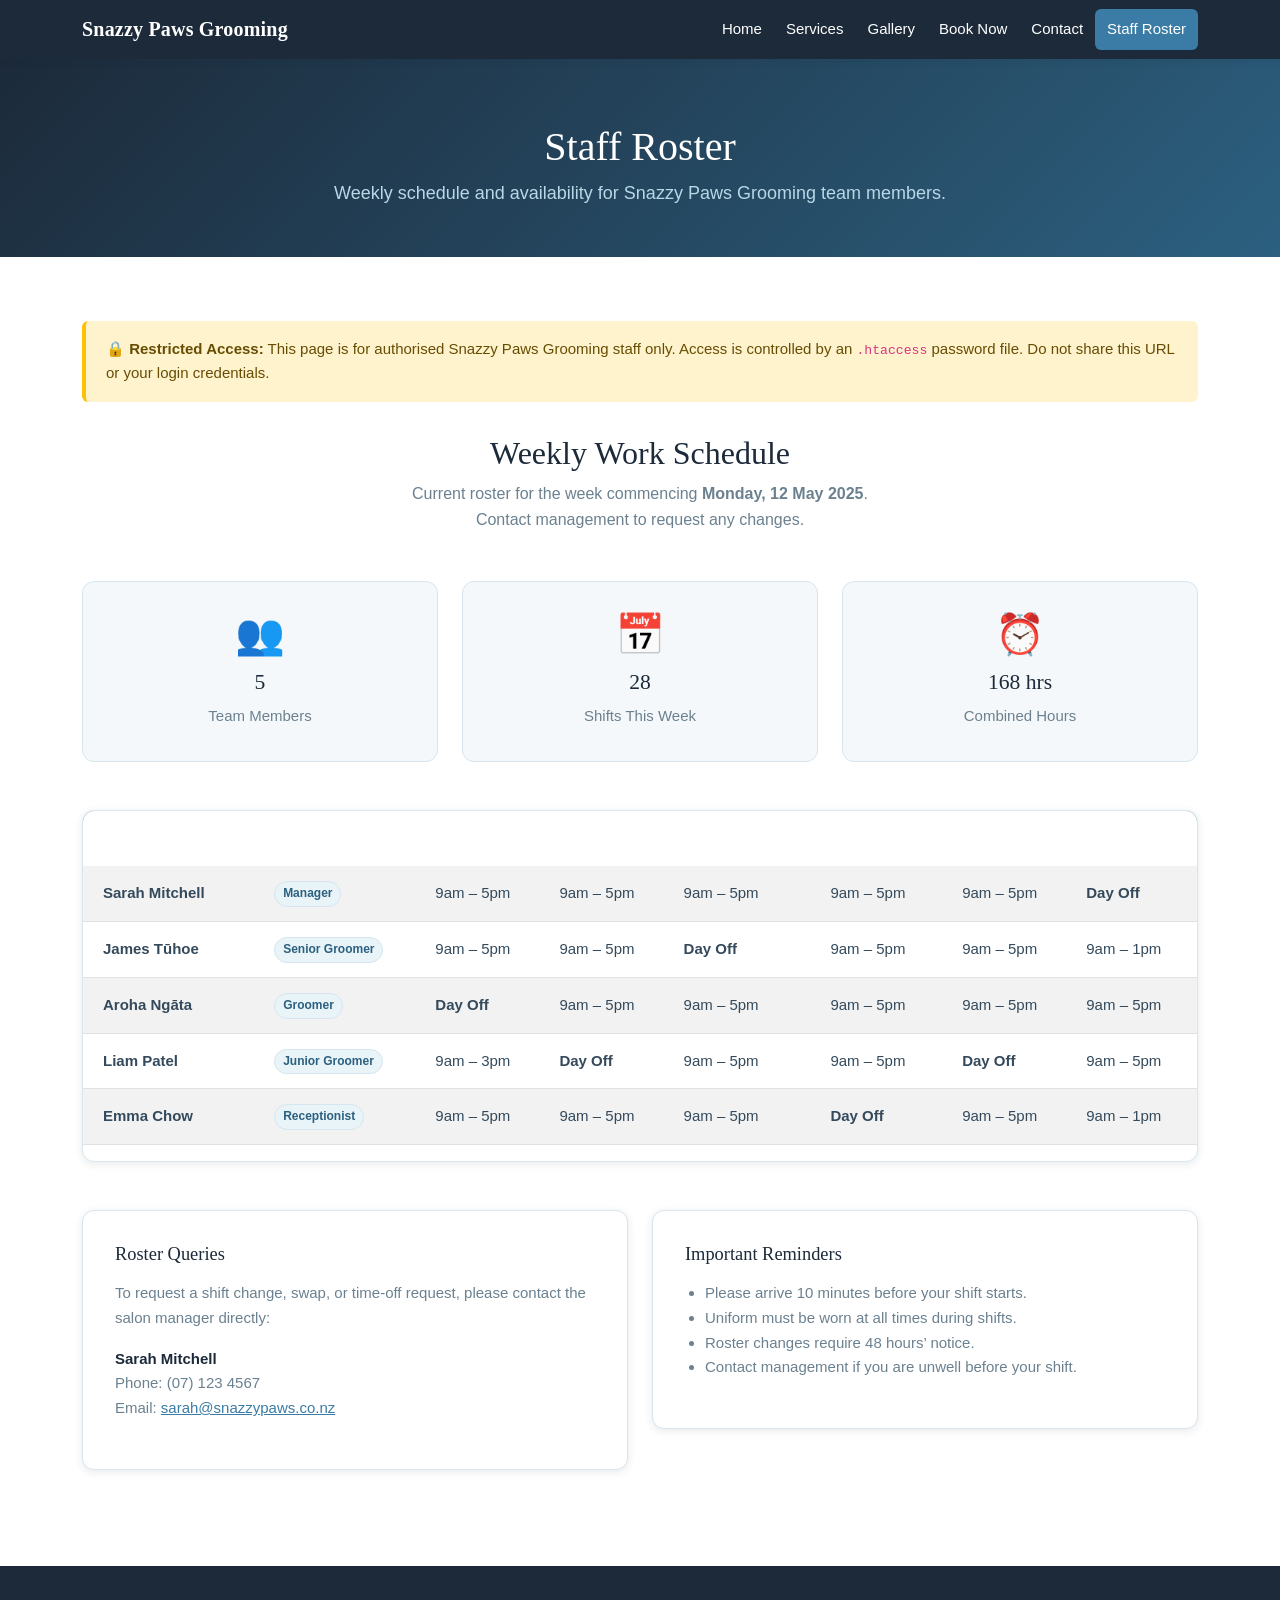
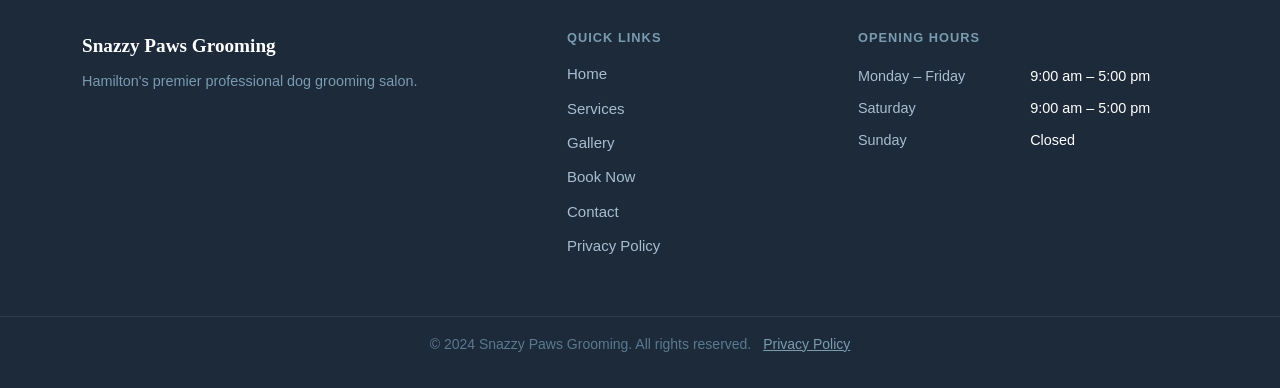
<file: staff/roster.html>
<!DOCTYPE html>
<html lang="en">
  <head>
    <!-- Character encoding -->
    <meta charset="UTF-8">

    <!-- Viewport — required for Bootstrap's responsive grid on mobile devices -->
    <meta name="viewport" content="width=device-width, initial-scale=1.0">

    <!-- Page description — internal staff page, excluded from public search indexing -->
    <meta name="description" content="Snazzy Paws Grooming — internal staff roster. This page is for authorised employees only and is password-protected.">

    <!-- Prevent search engine indexing — this is a private, internal-only page -->
    <meta name="robots" content="noindex, nofollow">

    <title>Staff Roster | Snazzy Paws Grooming</title>

    <!-- Bootstrap 5.3 CSS — loaded from CDN -->
    <link
      rel="stylesheet"
      href="https://cdn.jsdelivr.net/npm/bootstrap@5.3.3/dist/css/bootstrap.min.css"
      integrity="sha384-QWTKZyjpPEjISv5WaRU9OFeRpok6YctnYmDr5pNlyT2bRjXh0JMhjY6hW+ALEwIH"
      crossorigin="anonymous"
    >

    <!-- Custom brand stylesheet — one level up from the staff/ subdirectory -->
    <link rel="stylesheet" href="../css/custom.css">
  </head>

  <body>

    <!-- ======================================================================
         SKIP LINK
         ====================================================================== -->
    <a href="#main-content" class="skip-link">Skip to main content</a>


    <!-- ======================================================================
         NAVIGATION
         Staff see the same branded nav, with links adjusted for subdirectory depth.
         All hrefs use ../ prefix to navigate up from the staff/ folder.
         ====================================================================== -->
    <nav
      id="site-navbar"
      class="navbar navbar-expand-lg sticky-top"
      aria-label="Primary navigation"
    >
      <div class="container">

        <a
          class="navbar-brand"
          href="../index.html"
          aria-label="Snazzy Paws Grooming — go to home page"
        >
          Snazzy Paws Grooming
        </a>

        <!-- Mobile hamburger toggle -->
        <button
          class="navbar-toggler"
          type="button"
          data-bs-toggle="collapse"
          data-bs-target="#navbarNav"
          aria-controls="navbarNav"
          aria-expanded="false"
          aria-label="Toggle navigation menu"
        >
          <span class="navbar-toggler-icon"></span>
        </button>

        <div class="collapse navbar-collapse" id="navbarNav">
          <ul class="navbar-nav ms-auto">
            <li class="nav-item">
              <a class="nav-link" href="../index.html">Home</a>
            </li>
            <li class="nav-item">
              <a class="nav-link" href="../services.html">Services</a>
            </li>
            <li class="nav-item">
              <a class="nav-link" href="../gallery.html">Gallery</a>
            </li>
            <li class="nav-item">
              <a class="nav-link" href="../booking.html">Book Now</a>
            </li>
            <li class="nav-item">
              <a class="nav-link" href="../contact.html">Contact</a>
            </li>
            <li class="nav-item">
              <!-- aria-current="page" marks Staff Roster as the active page -->
              <a class="nav-link active" href="roster.html" aria-current="page">
                Staff Roster
              </a>
            </li>
          </ul>
        </div>

      </div>
    </nav>


    <!-- ======================================================================
         MAIN CONTENT
         ====================================================================== -->
    <main id="main-content">


      <!-- ------------------------------------------------------------------
           PAGE BANNER
           ------------------------------------------------------------------ -->
      <section class="page-banner" aria-labelledby="page-title">
        <div class="container">
          <h1 id="page-title">Staff Roster</h1>
          <p>Weekly schedule and availability for Snazzy Paws Grooming team members.</p>
        </div>
      </section>


      <!-- ------------------------------------------------------------------
           ROSTER SECTION
           Protected internal page — access is restricted via .htaccess.
           Displays a weekly work schedule table for all staff members.
           ------------------------------------------------------------------ -->
      <section class="roster-section" aria-labelledby="roster-heading">
        <div class="container">

          <!-- Security notice banner — alerts staff this is a restricted page -->
          <div class="roster-alert" role="alert">
            <strong>&#128274; Restricted Access:</strong>
            This page is for authorised Snazzy Paws Grooming staff only.
            Access is controlled by an <code>.htaccess</code> password file.
            Do not share this URL or your login credentials.
          </div>

          <h2 id="roster-heading" class="section-heading">Weekly Work Schedule</h2>
          <p class="section-lead">
            Current roster for the week commencing <strong>Monday, 12 May 2025</strong>.
            Contact management to request any changes.
          </p>

          <!-- Roster summary cards — Bootstrap row of 3 stat cards -->
          <div class="row g-4 mb-5">

            <!-- Total staff card -->
            <div class="col-12 col-sm-4">
              <div class="feature-card text-center">
                <div class="feature-icon" aria-hidden="true">&#128101;</div>
                <h3>5</h3>
                <p>Team Members</p>
              </div>
            </div>

            <!-- Shifts this week card -->
            <div class="col-12 col-sm-4">
              <div class="feature-card text-center">
                <div class="feature-icon" aria-hidden="true">&#128197;</div>
                <h3>28</h3>
                <p>Shifts This Week</p>
              </div>
            </div>

            <!-- Total hours card -->
            <div class="col-12 col-sm-4">
              <div class="feature-card text-center">
                <div class="feature-icon" aria-hidden="true">&#9200;</div>
                <h3>168 hrs</h3>
                <p>Combined Hours</p>
              </div>
            </div>

          </div><!-- /.row summary cards -->


          <!-- ------------------------------------------------------------------
               ROSTER TABLE
               Weekly schedule showing each staff member's shifts by day.
               Horizontally scrollable on narrow viewports.
               ------------------------------------------------------------------ -->
          <div class="table-wrapper mb-5">
            <table
              class="roster-table table table-striped"
              aria-label="Staff weekly roster"
            >
              <thead>
                <tr>
                  <th scope="col">Staff Member</th>
                  <th scope="col">Role</th>
                  <th scope="col">Monday</th>
                  <th scope="col">Tuesday</th>
                  <th scope="col">Wednesday</th>
                  <th scope="col">Thursday</th>
                  <th scope="col">Friday</th>
                  <th scope="col">Saturday</th>
                </tr>
              </thead>
              <tbody>

                <!-- Row 1 — Manager -->
                <tr>
                  <td><strong>Sarah Mitchell</strong></td>
                  <td>
                    <span class="role-badge">Manager</span>
                  </td>
                  <td>9am &ndash; 5pm</td>
                  <td>9am &ndash; 5pm</td>
                  <td>9am &ndash; 5pm</td>
                  <td>9am &ndash; 5pm</td>
                  <td>9am &ndash; 5pm</td>
                  <td class="status-unavailable">Day Off</td>
                </tr>

                <!-- Row 2 — Senior Groomer -->
                <tr>
                  <td><strong>James Tūhoe</strong></td>
                  <td>
                    <span class="role-badge">Senior Groomer</span>
                  </td>
                  <td>9am &ndash; 5pm</td>
                  <td>9am &ndash; 5pm</td>
                  <td class="status-unavailable">Day Off</td>
                  <td>9am &ndash; 5pm</td>
                  <td>9am &ndash; 5pm</td>
                  <td>9am &ndash; 1pm</td>
                </tr>

                <!-- Row 3 — Groomer -->
                <tr>
                  <td><strong>Aroha Ngāta</strong></td>
                  <td>
                    <span class="role-badge">Groomer</span>
                  </td>
                  <td class="status-unavailable">Day Off</td>
                  <td>9am &ndash; 5pm</td>
                  <td>9am &ndash; 5pm</td>
                  <td>9am &ndash; 5pm</td>
                  <td>9am &ndash; 5pm</td>
                  <td>9am &ndash; 5pm</td>
                </tr>

                <!-- Row 4 — Junior Groomer -->
                <tr>
                  <td><strong>Liam Patel</strong></td>
                  <td>
                    <span class="role-badge">Junior Groomer</span>
                  </td>
                  <td>9am &ndash; 3pm</td>
                  <td class="status-unavailable">Day Off</td>
                  <td>9am &ndash; 5pm</td>
                  <td>9am &ndash; 5pm</td>
                  <td class="status-unavailable">Day Off</td>
                  <td>9am &ndash; 5pm</td>
                </tr>

                <!-- Row 5 — Receptionist -->
                <tr>
                  <td><strong>Emma Chow</strong></td>
                  <td>
                    <span class="role-badge">Receptionist</span>
                  </td>
                  <td>9am &ndash; 5pm</td>
                  <td>9am &ndash; 5pm</td>
                  <td>9am &ndash; 5pm</td>
                  <td class="status-unavailable">Day Off</td>
                  <td>9am &ndash; 5pm</td>
                  <td>9am &ndash; 1pm</td>
                </tr>

              </tbody>
            </table>
          </div><!-- /.table-wrapper -->


          <!-- ------------------------------------------------------------------
               CONTACT INFORMATION
               Quick reference for management queries.
               ------------------------------------------------------------------ -->
          <div class="row g-4">
            <div class="col-12 col-md-6">
              <div class="card-form">
                <h3 class="mb-3" style="font-size: 1.15rem; color: var(--sp-dark);">
                  Roster Queries
                </h3>
                <p style="color: var(--sp-muted); font-size: 0.9375rem;">
                  To request a shift change, swap, or time-off request, please contact
                  the salon manager directly:
                </p>
                <address style="font-style: normal; color: var(--sp-muted); font-size: 0.9375rem;">
                  <strong style="color: var(--sp-dark);">Sarah Mitchell</strong><br>
                  Phone: (07) 123 4567<br>
                  Email: <a href="mailto:sarah@snazzypaws.co.nz">sarah@snazzypaws.co.nz</a>
                </address>
              </div>
            </div>

            <div class="col-12 col-md-6">
              <div class="card-form">
                <h3 class="mb-3" style="font-size: 1.15rem; color: var(--sp-dark);">
                  Important Reminders
                </h3>
                <ul style="color: var(--sp-muted); font-size: 0.9375rem; padding-left: 1.25rem;">
                  <li>Please arrive 10 minutes before your shift starts.</li>
                  <li>Uniform must be worn at all times during shifts.</li>
                  <li>Roster changes require 48 hours&rsquo; notice.</li>
                  <li>Contact management if you are unwell before your shift.</li>
                </ul>
              </div>
            </div>
          </div><!-- /.row -->

        </div><!-- /.container -->
      </section>


    </main>
    <!-- /.main -->


    <!-- ======================================================================
         FOOTER
         ====================================================================== -->
    <footer class="site-footer">
      <div class="container footer-inner">
        <div class="row g-5">

          <div class="col-12 col-md-6 col-lg-5 footer-brand">
            <strong>Snazzy Paws Grooming</strong>
            <p>Hamilton's premier professional dog grooming salon.</p>
          </div>

          <div class="col-6 col-lg-3">
            <h3 class="footer-col-heading">Quick Links</h3>
            <nav aria-label="Footer navigation">
              <ul class="footer-nav-list">
                <li><a href="../index.html">Home</a></li>
                <li><a href="../services.html">Services</a></li>
                <li><a href="../gallery.html">Gallery</a></li>
                <li><a href="../booking.html">Book Now</a></li>
                <li><a href="../contact.html">Contact</a></li>
                <li><a href="../privacy.html">Privacy Policy</a></li>
              </ul>
            </nav>
          </div>

          <div class="col-6 col-lg-4">
            <h3 class="footer-col-heading">Opening Hours</h3>
            <table class="hours-table" aria-label="Salon opening hours">
              <tbody>
                <tr>
                  <td>Monday &ndash; Friday</td>
                  <td>9:00 am &ndash; 5:00 pm</td>
                </tr>
                <tr>
                  <td>Saturday</td>
                  <td>9:00 am &ndash; 5:00 pm</td>
                </tr>
                <tr>
                  <td>Sunday</td>
                  <td>Closed</td>
                </tr>
              </tbody>
            </table>
          </div>

        </div>
      </div>

      <div class="footer-bottom">
        <p>
          &copy; 2024 Snazzy Paws Grooming. All rights reserved.
          <a href="../privacy.html">Privacy Policy</a>
        </p>
      </div>
    </footer>


    <!-- Bootstrap 5 JS Bundle -->
    <script
      src="https://cdn.jsdelivr.net/npm/bootstrap@5.3.3/dist/js/bootstrap.bundle.min.js"
      integrity="sha384-YvpcrYf0tY3lHB60NNkmXc4s9bIOgUxi8T/jzmzzmVAMhHBVmJk8eu0fO5RQNP"
      crossorigin="anonymous"
    ></script>

  </body>
</html>
</file>
<file: css/custom.css>
/* =============================================================================
   Snazzy Paws Grooming — Custom Brand Stylesheet (Bootstrap 5 Override)
   BIT607 Web Development | Assessment 3
   Author: Ryan McCormick
   Description: Brand-specific styles layered on top of Bootstrap 5.
                Overrides Bootstrap variables and adds custom components.
   ============================================================================= */


/* -----------------------------------------------------------------------------
   1. CSS Custom Properties — Brand Colour Palette & Tokens
   ----------------------------------------------------------------------------- */
:root {
  /* --- Brand colours --- */
  --sp-primary:        #3A7CA5;  /* Steel blue — primary brand colour          */
  --sp-primary-dark:   #2C6080;  /* Darker shade for hover states              */
  --sp-primary-light:  #E8F4F8;  /* Very light tint for backgrounds            */
  --sp-accent:         #C46D30;  /* Warm orange — CTA buttons, highlights      */
  --sp-accent-dark:    #a85a24;  /* Darker accent for hover states             */
  --sp-dark:           #1C2A3A;  /* Near-black for header, footer              */
  --sp-body:           #344A5C;  /* Main body text colour                      */
  --sp-muted:          #6B8190;  /* Secondary/muted text                       */
  --sp-light:          #F5F8FA;  /* Light section backgrounds                  */
  --sp-white:          #FFFFFF;  /* White                                      */
  --sp-border:         #D6E5EE;  /* Soft border colour                         */

  /* --- Typography --- */
  --sp-font-heading:   Georgia, 'Times New Roman', serif;
  --sp-font-body:      'Helvetica Neue', Arial, sans-serif;

  /* --- Effects --- */
  --sp-radius:         0.375rem;
  --sp-radius-lg:      0.75rem;
  --sp-shadow:         0 2px 8px  rgba(28, 42, 58, 0.10);
  --sp-shadow-lg:      0 6px 24px rgba(28, 42, 58, 0.14);
  --sp-transition:     0.2s ease;
}


/* -----------------------------------------------------------------------------
   2. Base Overrides
   Description: Override Bootstrap's default base styles with brand typography
   ----------------------------------------------------------------------------- */
body {
  font-family: var(--sp-font-body);
  color: var(--sp-body);
  line-height: 1.65;
}

h1, h2, h3, h4, h5, h6 {
  font-family: var(--sp-font-heading);
  color: var(--sp-dark);
}

a {
  color: var(--sp-primary);
}

a:hover,
a:focus {
  color: var(--sp-primary-dark);
}


/* -----------------------------------------------------------------------------
   3. Skip Link (Accessibility)
   Description: Visible only on keyboard focus — allows keyboard users to bypass nav
   ----------------------------------------------------------------------------- */
.skip-link {
  position: absolute;
  top: -4rem;
  left: 0;
  background: var(--sp-dark);
  color: var(--sp-white);
  padding: 0.5rem 1rem;
  z-index: 9999;
  border-radius: 0 0 var(--sp-radius) 0;
  text-decoration: none;
  font-weight: 700;
  transition: top var(--sp-transition);
}

.skip-link:focus {
  top: 0;
}


/* -----------------------------------------------------------------------------
   4. Navigation (Bootstrap Navbar Override)
   Description: Applies brand dark background and styling to Bootstrap's navbar
   ----------------------------------------------------------------------------- */
#site-navbar {
  background-color: var(--sp-dark);           /* Override Bootstrap's bg-dark colour  */
  box-shadow: var(--sp-shadow);               /* Subtle shadow for depth              */
}

/* Brand logo link */
#site-navbar .navbar-brand {
  font-family: var(--sp-font-heading);
  font-size: 1.25rem;
  color: var(--sp-white);
  font-weight: 700;
  text-decoration: none;
  letter-spacing: 0.01em;
}

#site-navbar .navbar-brand:hover,
#site-navbar .navbar-brand:focus {
  color: var(--sp-primary-light);
}

/* Navigation links */
#site-navbar .nav-link {
  color: var(--sp-white);
  border-radius: var(--sp-radius);
  font-size: 0.9375rem;
  transition: background-color var(--sp-transition);
  padding: 0.5rem 0.75rem;
}

#site-navbar .nav-link:hover,
#site-navbar .nav-link:focus,
#site-navbar .nav-link.active {
  background-color: var(--sp-primary);      /* Blue highlight on hover/active        */
  color: var(--sp-white);
}

/* Hamburger icon colour override */
#site-navbar .navbar-toggler {
  border-color: rgba(255, 255, 255, 0.4);
}

#site-navbar .navbar-toggler-icon {
  background-image: url("data:image/svg+xml,%3csvg xmlns='http://www.w3.org/2000/svg' viewBox='0 0 30 30'%3e%3cpath stroke='rgba%28255%2C255%2C255%2C0.85%29' stroke-linecap='round' stroke-miterlimit='10' stroke-width='2' d='M4 7h22M4 15h22M4 23h22'/%3e%3c/svg%3e");
}


/* -----------------------------------------------------------------------------
   5. Custom Button Styles
   Description: Brand-coloured CTA buttons supplementing Bootstrap's .btn
   ----------------------------------------------------------------------------- */

/* Primary CTA — warm orange (accent colour) */
.btn-brand-primary {
  background-color: var(--sp-accent);
  color: var(--sp-white);
  border: 2px solid var(--sp-accent);
  border-radius: var(--sp-radius);
  font-weight: 700;
  font-size: 0.9375rem;
  padding: 0.75rem 1.5rem;
  text-decoration: none;
  display: inline-block;
  transition:
    background-color var(--sp-transition),
    border-color     var(--sp-transition),
    transform        var(--sp-transition);
}

.btn-brand-primary:hover,
.btn-brand-primary:focus {
  background-color: var(--sp-accent-dark);
  border-color: var(--sp-accent-dark);
  color: var(--sp-white);
  transform: translateY(-2px);
}

.btn-brand-primary:focus-visible {
  outline: 3px solid var(--sp-primary);
  outline-offset: 3px;
}

/* Outline CTA — white outline (used on dark/image backgrounds) */
.btn-brand-outline {
  background-color: transparent;
  color: var(--sp-white);
  border: 2px solid var(--sp-white);
  border-radius: var(--sp-radius);
  font-weight: 700;
  font-size: 0.9375rem;
  padding: 0.75rem 1.5rem;
  text-decoration: none;
  display: inline-block;
  transition:
    background-color var(--sp-transition),
    color            var(--sp-transition);
}

.btn-brand-outline:hover,
.btn-brand-outline:focus {
  background-color: var(--sp-white);
  color: var(--sp-primary);
}


/* -----------------------------------------------------------------------------
   6. Section Typography Helpers
   Description: Shared heading/lead styles for section headers
   ----------------------------------------------------------------------------- */
.section-heading {
  text-align: center;
  margin-bottom: 0.5rem;
  font-family: var(--sp-font-heading);
  color: var(--sp-dark);
}

.section-lead {
  text-align: center;
  color: var(--sp-muted);
  max-width: 52ch;
  margin-inline: auto;
  margin-bottom: 3rem;
}


/* -----------------------------------------------------------------------------
   7. Hero Section (Home Page)
   Description: Full-width image with dark overlay and centred CTA text
   ----------------------------------------------------------------------------- */
.hero {
  position: relative;
  overflow: hidden;
  background-color: var(--sp-dark);           /* Fallback if image fails to load      */
}

/* Hero background image */
.hero-img {
  width: 100%;
  height: clamp(260px, 50vw, 520px);          /* Fluid height between 260–520 px      */
  object-fit: cover;
  object-position: center;
  opacity: 0.55;                              /* Darken so text is legible            */
  display: block;
}

/* Text overlay sits absolutely over the image */
.hero-content {
  position: absolute;
  inset: 0;                                  /* Shorthand for top/right/bottom/left  */
  display: flex;
  align-items: center;
}

.hero-content h1 {
  color: var(--sp-white);
  margin-bottom: 1rem;
}

.hero-content p {
  color: #d9ecf5;
  font-size: clamp(1rem, 2.5vw, 1.25rem);
  margin-bottom: 2rem;
  max-width: 48ch;
}

.hero-actions {
  display: flex;
  flex-wrap: wrap;
  gap: 1rem;
}


/* -----------------------------------------------------------------------------
   8. Page Banner (Inner Pages)
   Description: Gradient banner used at the top of all non-home pages
   ----------------------------------------------------------------------------- */
.page-banner {
  background: linear-gradient(135deg, var(--sp-dark) 0%, var(--sp-primary-dark) 100%);
  padding: 4rem 0 3rem;
  text-align: center;
}

.page-banner h1 {
  color: var(--sp-white);
  margin-bottom: 0.5rem;
}

.page-banner p {
  color: #b8d8e8;
  font-size: 1.125rem;
  margin: 0;
}


/* -----------------------------------------------------------------------------
   9. Feature Cards (Home Page — "Why Choose Us")
   Description: Icon + heading + text cards in a responsive grid
   ----------------------------------------------------------------------------- */
.features {
  padding: 5rem 0;
  background-color: var(--sp-white);
}

.feature-card {
  background: var(--sp-light);
  border: 1px solid var(--sp-border);
  border-radius: var(--sp-radius-lg);
  padding: 2rem 1.5rem;
  text-align: center;
  transition: box-shadow var(--sp-transition), transform var(--sp-transition);
  height: 100%;                              /* Equal-height cards in Bootstrap row   */
}

.feature-card:hover {
  box-shadow: var(--sp-shadow-lg);
  transform: translateY(-4px);
}

.feature-icon {
  font-size: 2.5rem;
  margin-bottom: 1rem;
  line-height: 1;
}

.feature-card h3 {
  font-family: var(--sp-font-heading);
  color: var(--sp-dark);
  margin-bottom: 0.5rem;
  font-size: clamp(1.1rem, 3vw, 1.35rem);
}

.feature-card p {
  color: var(--sp-muted);
  font-size: 0.9375rem;
  margin-bottom: 0;
}


/* -----------------------------------------------------------------------------
   10. About Section (Home Page)
   Description: Two-column text + image layout
   ----------------------------------------------------------------------------- */
.about {
  background-color: var(--sp-light);
  padding: 5rem 0;
}

.about-image img {
  border-radius: var(--sp-radius-lg);
  box-shadow: var(--sp-shadow-lg);
  width: 100%;
  object-fit: cover;
  aspect-ratio: 4 / 3;
}


/* -----------------------------------------------------------------------------
   11. Services Table
   Description: Styled pricing table — overrides Bootstrap's .table defaults
   ----------------------------------------------------------------------------- */
.services-section {
  padding: 4rem 0 6rem;
}

.table-wrapper {
  overflow-x: auto;
  border-radius: var(--sp-radius-lg);
  box-shadow: var(--sp-shadow);
  border: 1px solid var(--sp-border);
}

/* Table head uses brand primary colour */
.services-table thead {
  background-color: var(--sp-primary);
}

.services-table thead th {
  color: var(--sp-white);
  font-weight: 700;
  font-size: 0.875rem;
  text-transform: uppercase;
  letter-spacing: 0.05em;
  padding: 1rem 1.5rem;
  border: none;
}

.services-table tbody tr {
  transition: background-color var(--sp-transition);
  border-bottom: 1px solid var(--sp-border);
}

.services-table tbody tr:last-child {
  border-bottom: none;
}

.services-table tbody tr:hover {
  background-color: var(--sp-primary-light);
}

.services-table td {
  padding: 1rem 1.5rem;
  vertical-align: top;
  font-size: 0.9375rem;
}

.services-table td:first-child {
  font-weight: 600;
  color: var(--sp-dark);
}

.services-table td:last-child {
  white-space: nowrap;
  font-weight: 700;
  color: var(--sp-primary);
}

/* Addon badge — small pill label */
.badge-addon {
  display: inline-block;
  background-color: var(--sp-accent);
  color: var(--sp-white);
  font-size: 0.7rem;
  font-weight: 700;
  padding: 1px 6px;
  border-radius: 99px;
  text-transform: uppercase;
  letter-spacing: 0.04em;
  vertical-align: middle;
  margin-left: 0.5rem;
}


/* -----------------------------------------------------------------------------
   12. Gallery Grid
   Description: Responsive image grid with hover zoom effect
   ----------------------------------------------------------------------------- */
.gallery-section {
  padding: 4rem 0 6rem;
}

.gallery-grid {
  display: grid;
  grid-template-columns: repeat(4, 1fr);      /* 4 columns on desktop                 */
  gap: 0.75rem;
}

.gallery-item {
  aspect-ratio: 1;                            /* Square crop for all images           */
  overflow: hidden;
  border-radius: var(--sp-radius);
  background-color: var(--sp-light);
}

.gallery-item img {
  width: 100%;
  height: 100%;
  object-fit: cover;
  transition: transform 0.4s ease;            /* Smooth zoom on hover                 */
}

.gallery-item:hover img {
  transform: scale(1.06);
}

/* Responsive gallery: 2 columns on small screens */
@media (max-width: 767px) {
  .gallery-grid {
    grid-template-columns: repeat(2, 1fr);
  }
}


/* -----------------------------------------------------------------------------
   13. Forms (Booking & Contact Pages)
   Description: Card-style form layout with branded input focus states
   ----------------------------------------------------------------------------- */
.form-section {
  padding: 4rem 0 6rem;
}

.card-form {
  background: var(--sp-white);
  border: 1px solid var(--sp-border);
  border-radius: var(--sp-radius-lg);
  padding: 2rem;
  box-shadow: var(--sp-shadow);
}

/* Override Bootstrap's default focus ring with brand colour */
.card-form .form-control:focus,
.card-form .form-select:focus {
  border-color: var(--sp-primary);
  box-shadow: 0 0 0 3px rgba(58, 124, 165, 0.2);
}

.card-form .form-label {
  font-weight: 600;
  font-size: 0.875rem;
  color: var(--sp-dark);
}

.required-note {
  font-size: 0.8125rem;
  color: var(--sp-muted);
  margin-bottom: 1.25rem;
}

.required-note span {
  color: #c0392b;                            /* Red asterisk for required fields      */
}

.form-intro h2 {
  font-family: var(--sp-font-heading);
  color: var(--sp-dark);
  margin-bottom: 1rem;
}

.form-intro p,
.form-intro li {
  color: var(--sp-muted);
  font-size: 0.9375rem;
}

.form-intro ul {
  color: var(--sp-muted);
  font-size: 0.9375rem;
  padding-left: 1.5rem;
}


/* -----------------------------------------------------------------------------
   14. Contact Page — Map Section
   Description: Side-by-side address details and embedded map
   ----------------------------------------------------------------------------- */
.map-section {
  background-color: var(--sp-light);
  padding: 4rem 0;
}

.map-embed {
  border-radius: var(--sp-radius-lg);
  overflow: hidden;
  box-shadow: var(--sp-shadow);
  aspect-ratio: 16 / 9;
}

.map-embed iframe {
  width: 100%;
  height: 100%;
  border: 0;
  display: block;
}

.map-details h2 {
  font-family: var(--sp-font-heading);
  color: var(--sp-dark);
  margin-bottom: 1rem;
}

.map-details address {
  font-style: normal;
  color: var(--sp-muted);
  margin-bottom: 1rem;
}

.map-details p {
  color: var(--sp-muted);
  font-size: 0.9375rem;
}

.map-details strong {
  color: var(--sp-dark);
  display: block;
  margin-bottom: 0.25rem;
}


/* -----------------------------------------------------------------------------
   15. Roster Page — Staff Table
   Description: Styled table for the protected staff roster page
   ----------------------------------------------------------------------------- */
.roster-section {
  padding: 4rem 0 6rem;
}

.roster-table thead {
  background-color: var(--sp-primary);
}

.roster-table thead th {
  color: var(--sp-white);
  font-weight: 700;
  font-size: 0.875rem;
  text-transform: uppercase;
  letter-spacing: 0.05em;
  padding: 1rem 1.25rem;
  border: none;
}

.roster-table tbody tr:hover {
  background-color: var(--sp-primary-light);
}

.roster-table td {
  padding: 0.875rem 1.25rem;
  vertical-align: middle;
  color: var(--sp-body);
  font-size: 0.9375rem;
}

/* Staff role badge styling */
.role-badge {
  display: inline-block;
  background-color: var(--sp-primary-light);
  color: var(--sp-primary-dark);
  font-size: 0.75rem;
  font-weight: 700;
  padding: 2px 8px;
  border-radius: 99px;
  border: 1px solid var(--sp-border);
}

/* Status indicator — available / unavailable */
.status-available {
  color: #2e7d32;                            /* Green for available staff             */
  font-weight: 600;
}

.status-unavailable {
  color: var(--sp-muted);
  font-weight: 600;
}

/* Alert banner shown on the protected roster page */
.roster-alert {
  background-color: #fff3cd;
  border-left: 4px solid #ffc107;
  border-radius: var(--sp-radius);
  padding: 1rem 1.25rem;
  margin-bottom: 2rem;
  font-size: 0.9375rem;
  color: #664d03;
}


/* -----------------------------------------------------------------------------
   16. Privacy Policy Page
   Description: Long-form document page with readable prose layout
   ----------------------------------------------------------------------------- */
.privacy-section {
  padding: 4rem 0 6rem;
}

/* Constrain prose width for comfortable reading — approximately 70 characters */
.privacy-content {
  max-width: 800px;
  margin-inline: auto;
}

.privacy-content h2 {
  font-family: var(--sp-font-heading);
  color: var(--sp-dark);
  font-size: 1.35rem;
  margin-top: 2.5rem;
  margin-bottom: 0.75rem;
  border-bottom: 2px solid var(--sp-border);
  padding-bottom: 0.35rem;
}

.privacy-content p,
.privacy-content li {
  color: var(--sp-muted);
  font-size: 0.9375rem;
  line-height: 1.75;
}

.privacy-content ul {
  padding-left: 1.5rem;
  margin-bottom: 1rem;
}

.privacy-content strong {
  color: var(--sp-dark);
}

/* Last-updated notice at top of privacy page */
.privacy-last-updated {
  display: inline-block;
  background-color: var(--sp-primary-light);
  color: var(--sp-primary-dark);
  font-size: 0.8125rem;
  font-weight: 600;
  padding: 0.25rem 0.75rem;
  border-radius: 99px;
  margin-bottom: 1.5rem;
}


/* -----------------------------------------------------------------------------
   17. Footer
   Description: Multi-column dark footer with brand links and hours table
   ----------------------------------------------------------------------------- */
.site-footer {
  background-color: var(--sp-dark);
  color: #a8bed0;
}

.site-footer .footer-inner {
  padding-top: 4rem;
  padding-bottom: 3rem;
}

.site-footer .footer-brand strong {
  display: block;
  font-family: var(--sp-font-heading);
  font-size: 1.2rem;
  color: var(--sp-white);
  margin-bottom: 0.5rem;
}

.site-footer .footer-brand p {
  font-size: 0.9rem;
  color: #7a9bb0;
}

/* Footer section headings */
.site-footer .footer-col-heading {
  font-family: var(--sp-font-body);
  font-size: 0.8rem;
  font-weight: 700;
  text-transform: uppercase;
  letter-spacing: 0.08em;
  color: #7a9bb0;
  margin-bottom: 1rem;
}

/* Footer navigation links */
.site-footer .footer-nav-list {
  list-style: none;
  padding: 0;
  margin: 0;
}

.site-footer .footer-nav-list li {
  margin-bottom: 0.5rem;
}

.site-footer .footer-nav-list a {
  color: #a8bed0;
  text-decoration: none;
  font-size: 0.9375rem;
  transition: color var(--sp-transition);
}

.site-footer .footer-nav-list a:hover,
.site-footer .footer-nav-list a:focus {
  color: var(--sp-white);
}

/* Footer hours table */
.hours-table {
  border-collapse: collapse;
  width: 100%;
  font-size: 0.9rem;
  color: #a8bed0;
}

.hours-table td {
  padding: 0.25rem 0;
  vertical-align: top;
}

.hours-table td:first-child {
  padding-right: 1rem;
  white-space: nowrap;
}

.hours-table td:last-child {
  color: var(--sp-white);                    /* Times displayed in white              */
}

/* Footer bottom strip — copyright line */
.site-footer .footer-bottom {
  border-top: 1px solid rgba(255, 255, 255, 0.08);
  padding: 1rem 0;
  text-align: center;
  font-size: 0.875rem;
  color: #5a7a8f;
}

/* Footer privacy policy link */
.site-footer .footer-bottom a {
  color: #7a9bb0;
  text-decoration: underline;
  margin-left: 0.5rem;
}

.site-footer .footer-bottom a:hover {
  color: var(--sp-white);
}
</file>
